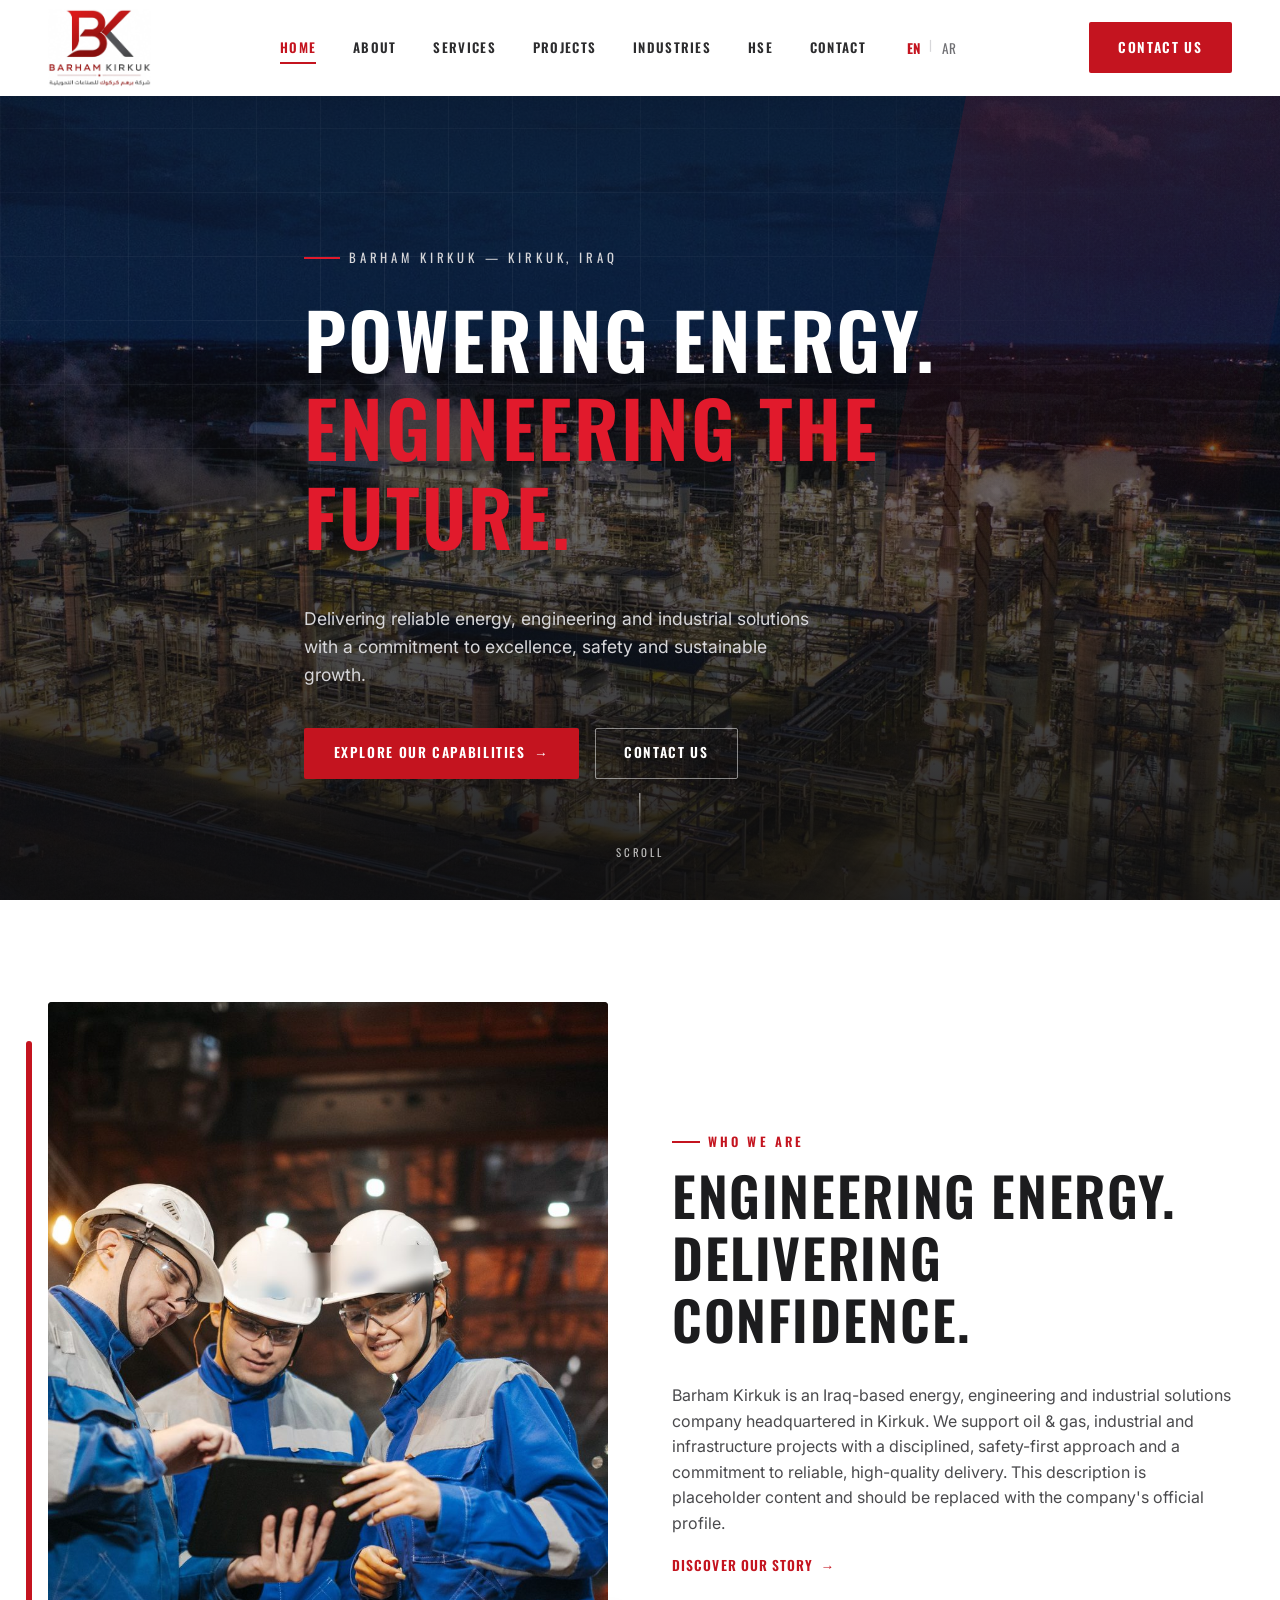
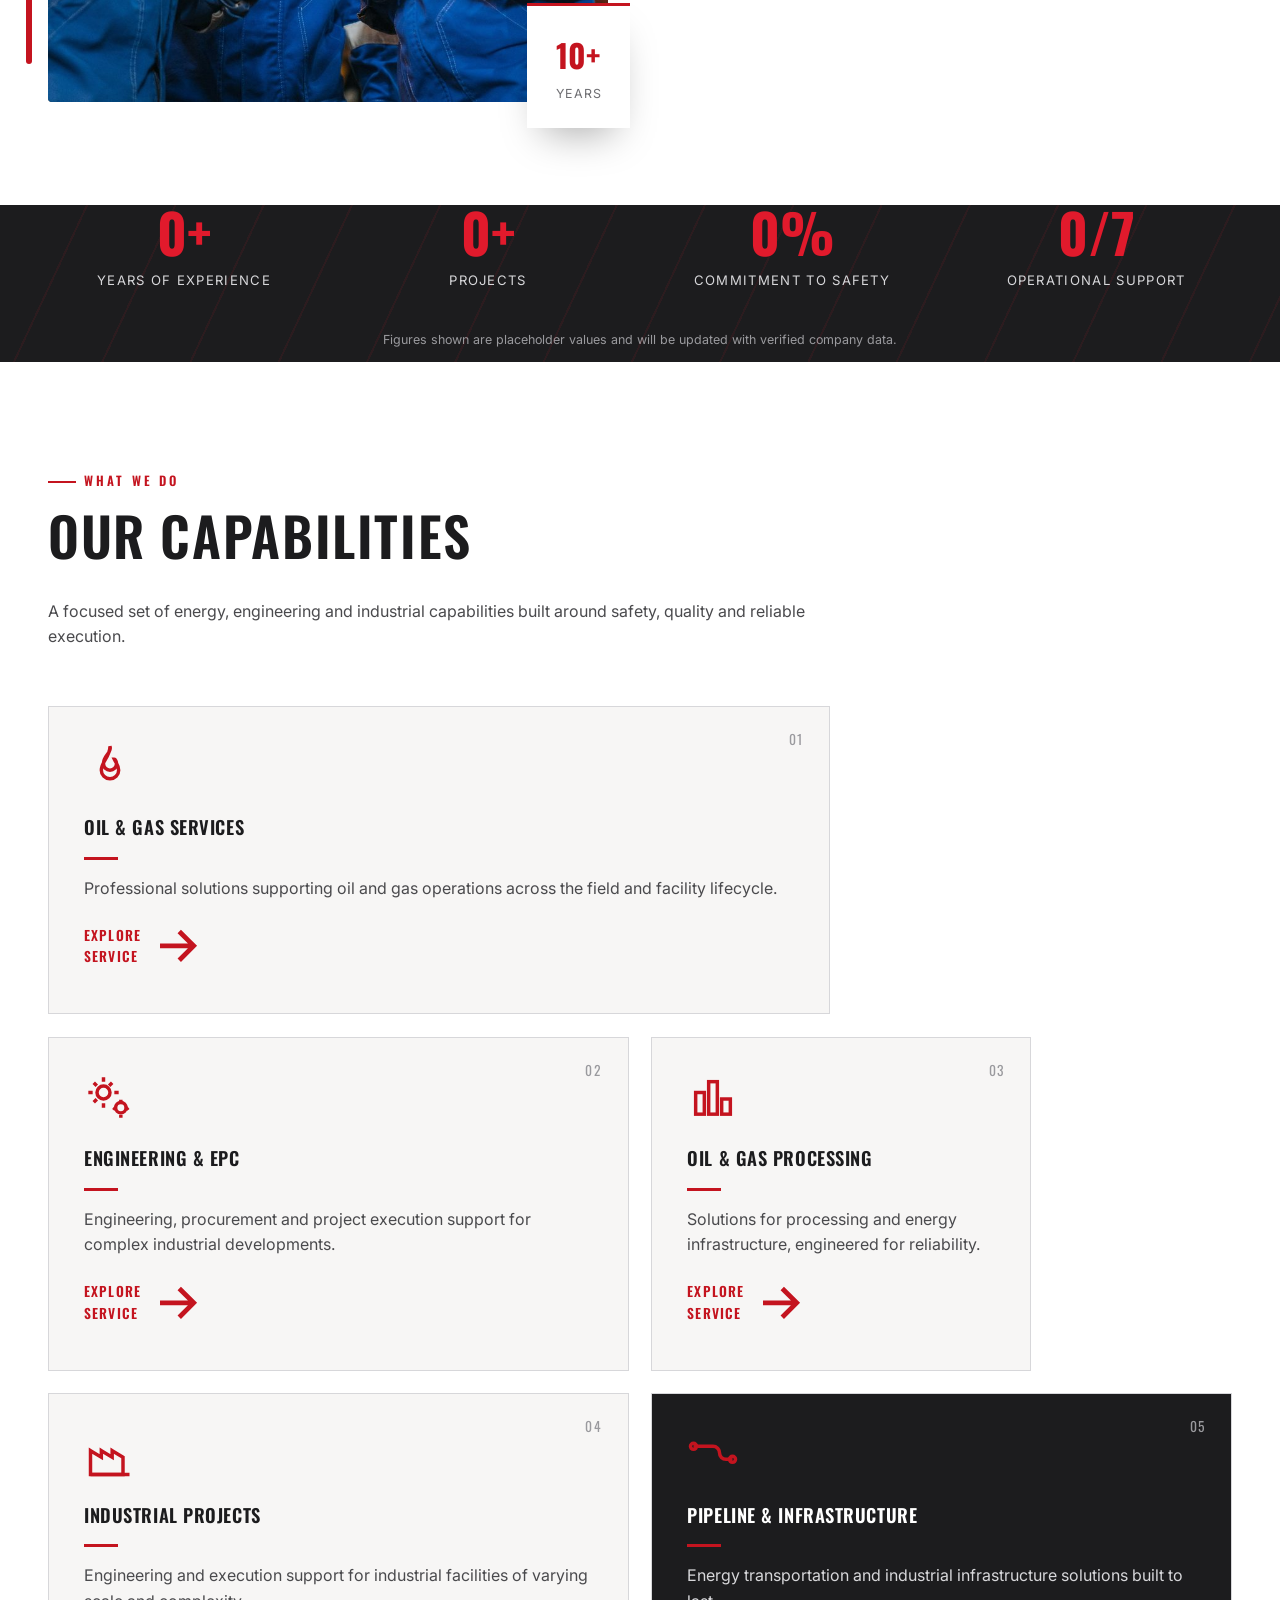
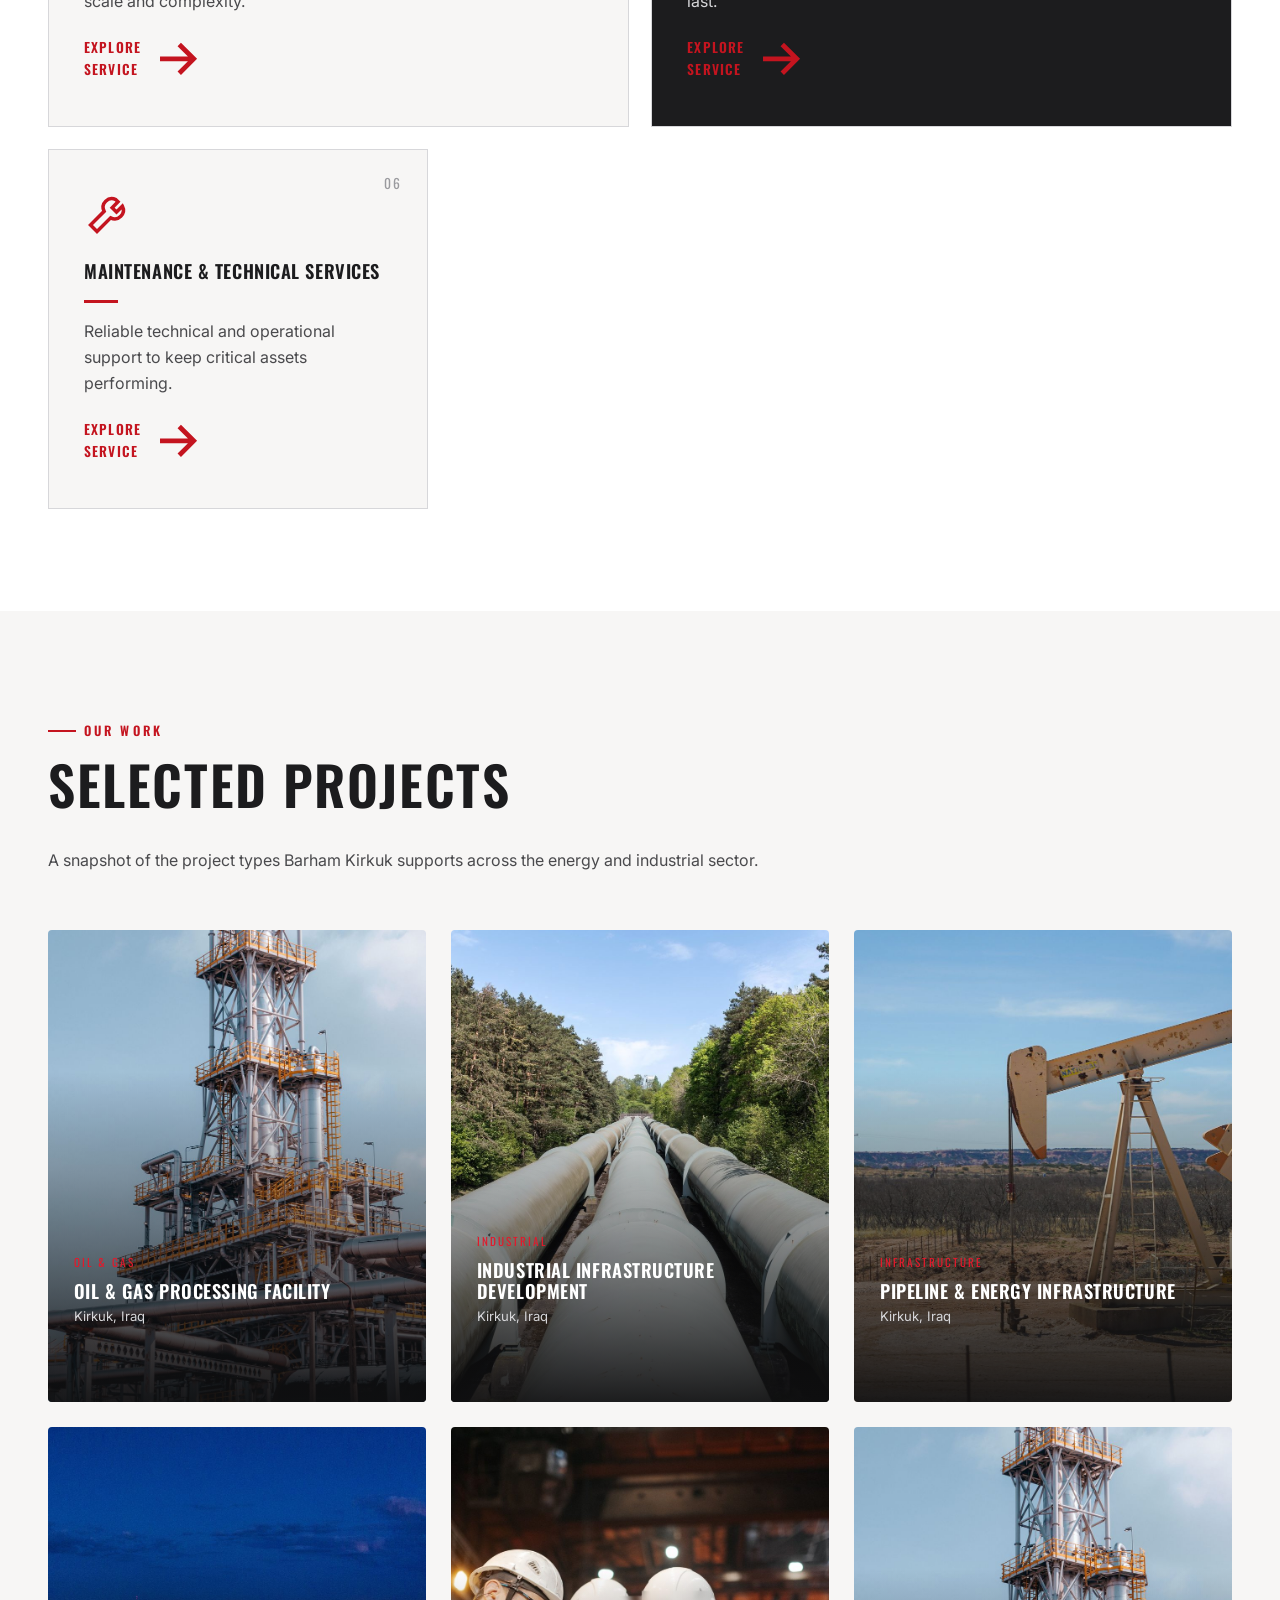
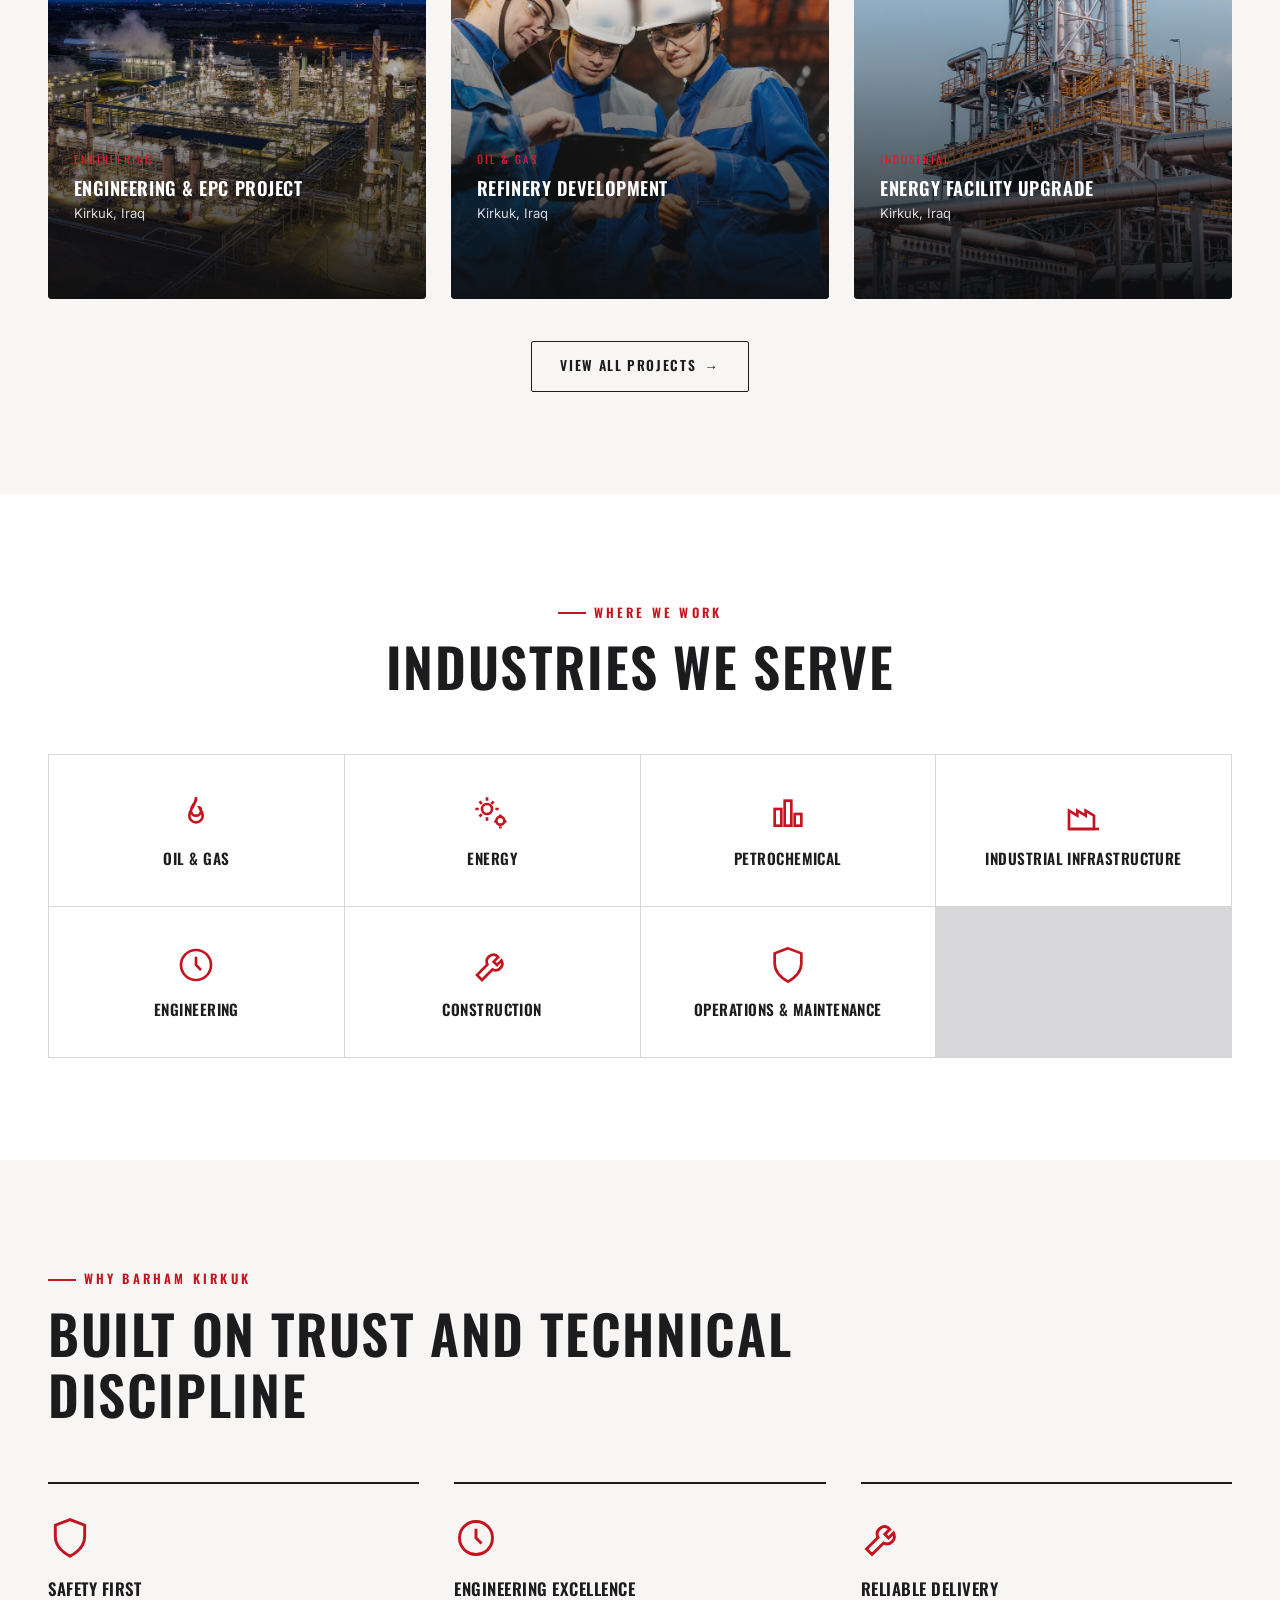
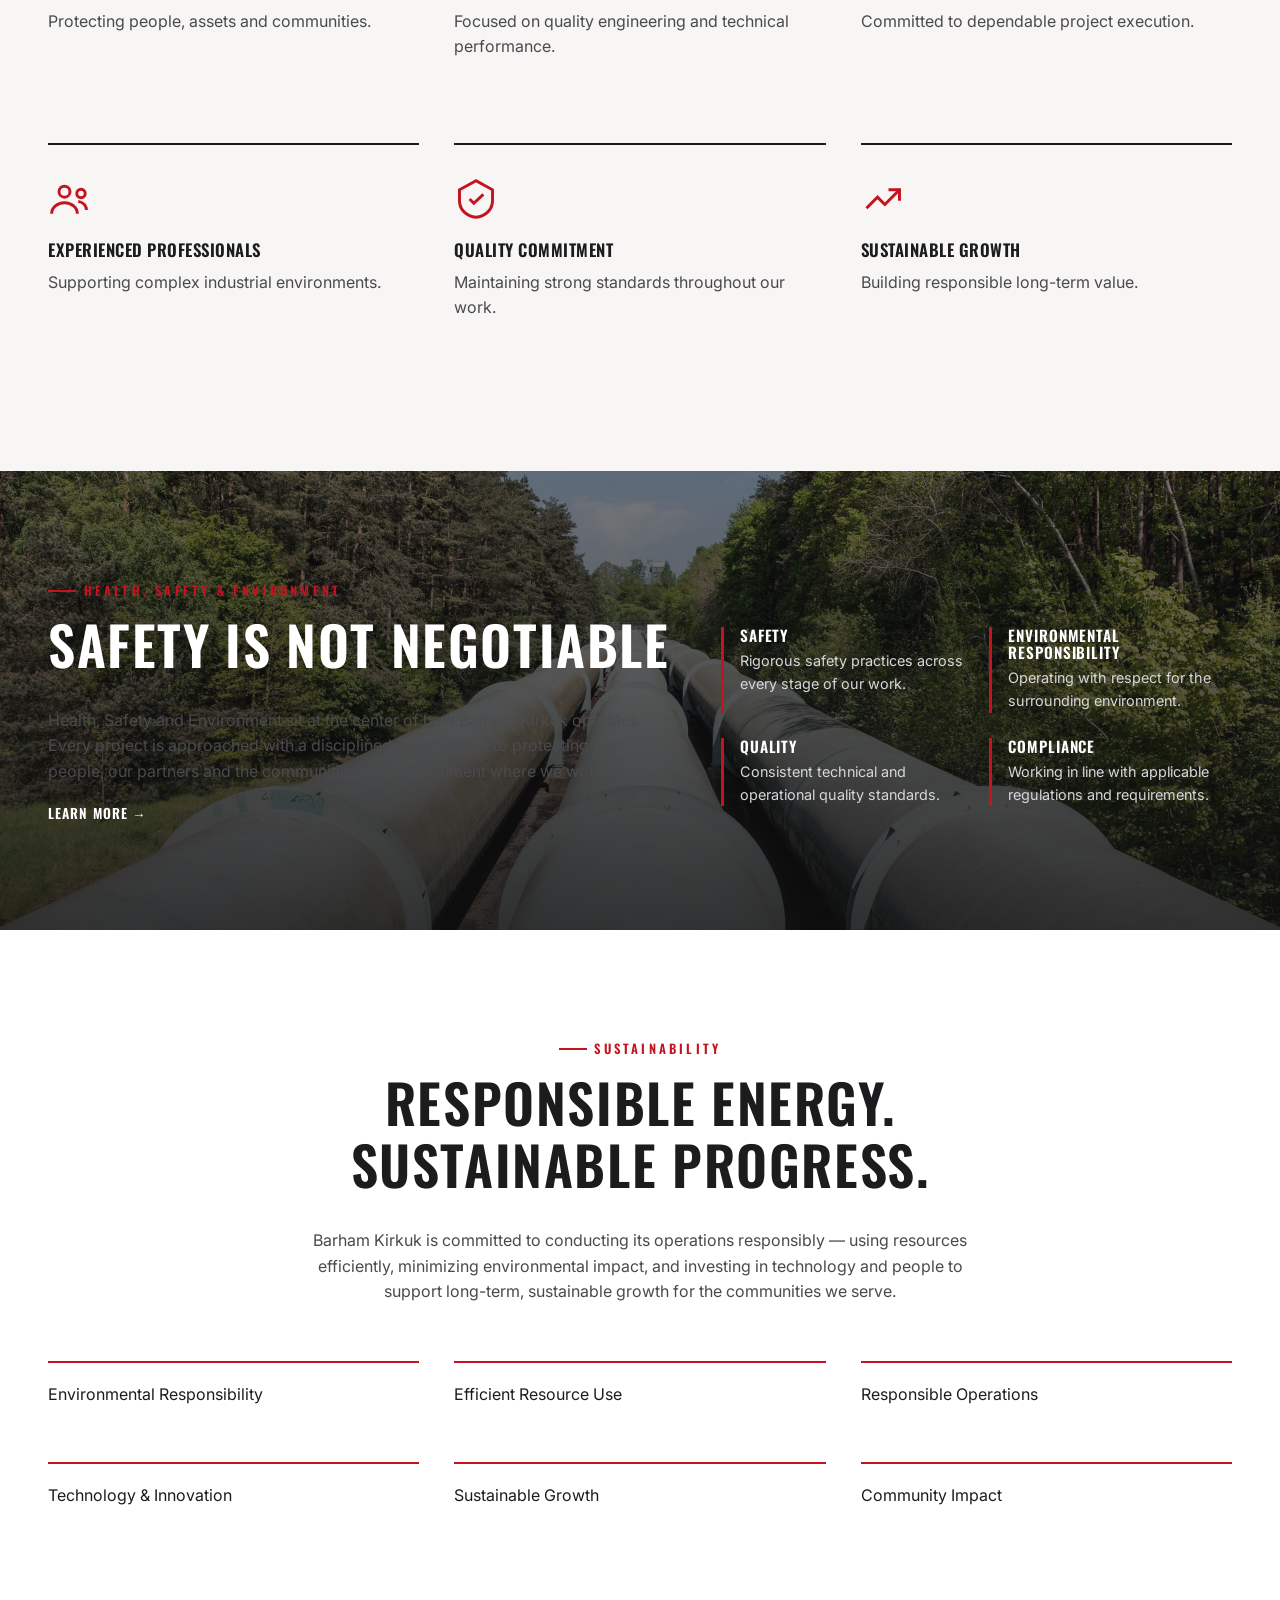
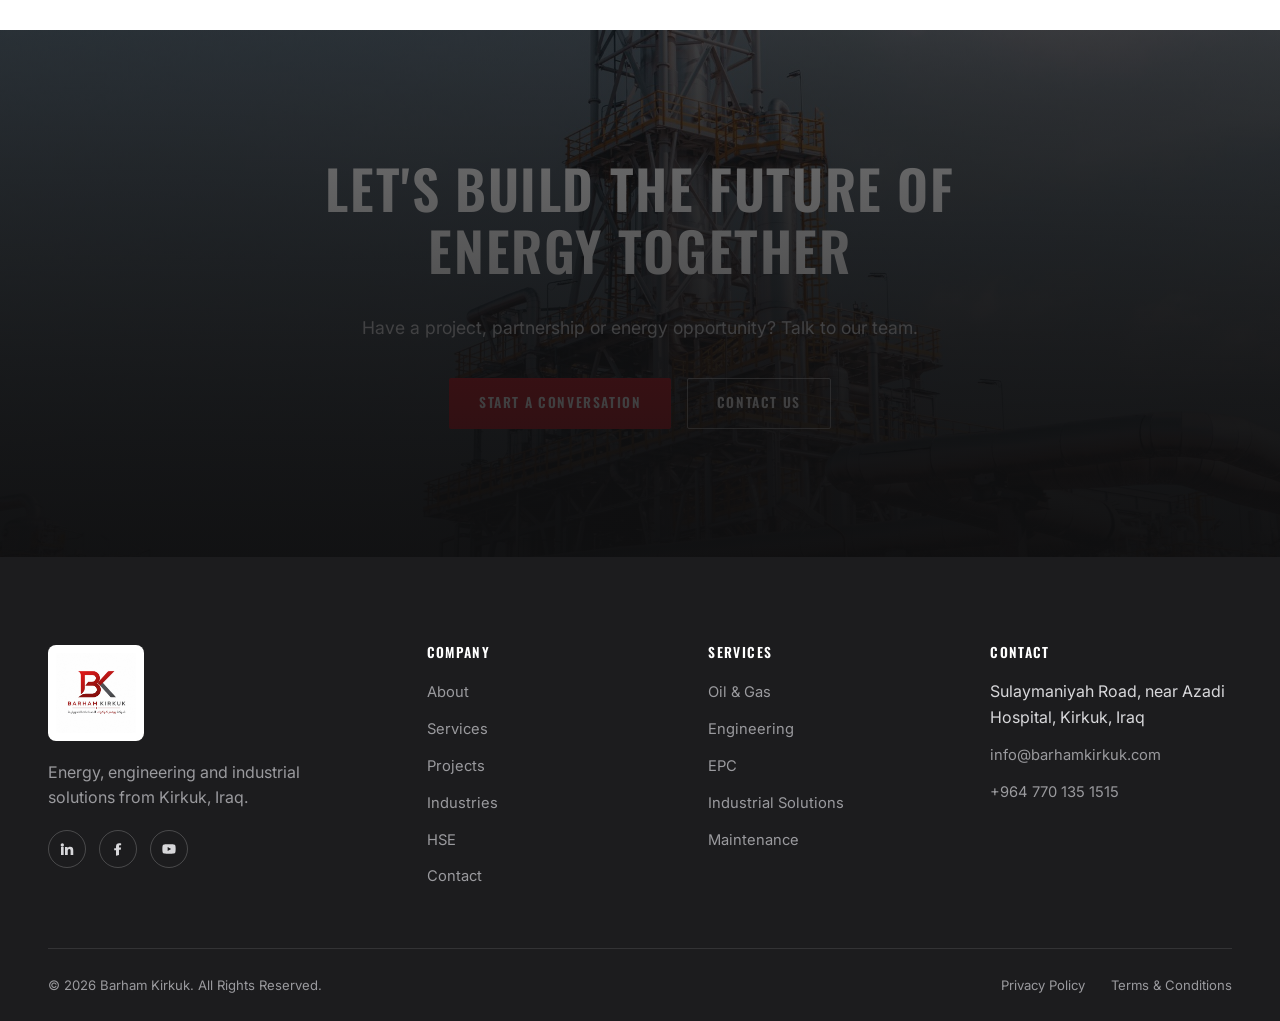
<file: index.html>
<!DOCTYPE html>
<html lang="en" dir="ltr">
<head>
<meta charset="UTF-8">
<meta name="viewport" content="width=device-width, initial-scale=1.0">
<title>Barham Kirkuk | Oil & Gas & Energy Solutions</title>
<meta name="description" content="Barham Kirkuk provides professional oil & gas, energy, engineering and industrial solutions from Kirkuk, Iraq.">
<link rel="canonical" href="https://barhamkirkuk.com/">

<!-- Open Graph -->
<meta property="og:type" content="website">
<meta property="og:title" content="Barham Kirkuk | Oil & Gas & Energy Solutions">
<meta property="og:description" content="Barham Kirkuk provides professional oil & gas, energy, engineering and industrial solutions from Kirkuk, Iraq.">
<meta property="og:url" content="https://barhamkirkuk.com/">
<meta property="og:image" content="https://barhamkirkuk.com/assets/images/og-image.png">
<meta name="twitter:card" content="summary_large_image">
<meta name="twitter:title" content="Barham Kirkuk | Oil & Gas & Energy Solutions">
<meta name="twitter:description" content="Barham Kirkuk provides professional oil & gas, energy, engineering and industrial solutions from Kirkuk, Iraq.">
<meta name="twitter:image" content="https://barhamkirkuk.com/assets/images/og-image.png">

<link rel="icon" href="/assets/images/favicon.ico" sizes="any">
<link rel="apple-touch-icon" href="/assets/images/apple-touch-icon.png">

<link rel="preconnect" href="https://fonts.googleapis.com">
<link rel="preconnect" href="https://fonts.gstatic.com" crossorigin>
<link href="https://fonts.googleapis.com/css2?family=Oswald:wght@500;600;700&family=Inter:wght@400;500;600;700&family=Cairo:wght@500;600;700&display=swap" rel="stylesheet">
<link rel="stylesheet" href="css/styles.css">
</head>
<body>
<a class="skip-link" href="#main">Skip to content</a>

<!-- ============ NAV ============ -->
<header class="nav">
  <div class="container">
    <a href="index.html" class="nav-brand" aria-label="Barham Kirkuk — Home">
      <img src="assets/images/logo-nav.png" alt="Barham Kirkuk official logo" class="logo-img">
    </a>
    <nav class="nav-links" id="nav-links" aria-label="Primary">
      <a href="index.html" aria-current="page" data-i18n="nav.home">Home</a>
      <a href="pages/about.html" data-i18n="nav.about">About</a>
      <a href="pages/services.html" data-i18n="nav.services">Services</a>
      <a href="pages/projects.html" data-i18n="nav.projects">Projects</a>
      <a href="pages/industries.html" data-i18n="nav.industries">Industries</a>
      <a href="pages/hse.html" data-i18n="nav.hse">HSE</a>
      <a href="pages/contact.html" data-i18n="nav.contact">Contact</a>
      <div class="lang-switch" aria-label="Language switch">
        <button data-lang="en" class="active" aria-pressed="true">EN</button><span>|</span><button data-lang="ar" aria-pressed="false">AR</button>
      </div>
    </nav>
    <div class="nav-actions">
      <a href="pages/contact.html" class="btn btn-primary nav-cta" data-i18n="nav.cta">Contact Us</a>
      <button class="nav-toggle" aria-label="Toggle menu" aria-expanded="false" aria-controls="nav-links">
        <span></span><span></span><span></span>
      </button>
    </div>
  </div>
</header>

<main id="main">
  <!-- ============ HERO ============ -->
  <section class="hero">
    <div class="hero-media">
      <img src="assets/images/hero-fallback.jpg" alt="Barham Kirkuk refinery operations at night" loading="eager">
    </div>
    <div class="hero-grid"></div>
    <div class="hero-diagonal"></div>
    <div class="container hero-content">
      <span class="hero-kicker" data-i18n="hero.kicker">Barham Kirkuk — Kirkuk, Iraq</span>
      <h1 class="h-hero"><span data-i18n="hero.headline1">Powering Energy.</span><br><em data-i18n="hero.headline2">Engineering the Future.</em></h1>
      <p class="hero-sub" data-i18n="hero.sub">Delivering reliable energy, engineering and industrial solutions with a commitment to excellence, safety and sustainable growth.</p>
      <div class="hero-ctas">
        <a href="pages/services.html" class="btn btn-primary"><span data-i18n="hero.ctaPrimary">Explore Our Capabilities</span> <span class="btn-arrow">→</span></a>
        <a href="pages/contact.html" class="btn btn-outline" data-i18n="hero.ctaSecondary">Contact Us</a>
      </div>
    </div>
    <div class="scroll-cue"><div class="line"></div><span data-i18n="hero.scroll">Scroll</span></div>
  </section>

  <!-- ============ ABOUT ============ -->
  <section class="section" id="about">
    <div class="container split">
      <div class="split-media reveal">
        <div class="accent-line" aria-hidden="true"></div>
        <div class="frame"><img src="assets/images/photos/about.jpg" alt="Barham Kirkuk engineers reviewing project plans" loading="lazy"></div>
        <div class="stat-tag"><strong>10+</strong><span>Years</span></div>
      </div>
      <div>
        <span class="eyebrow" data-i18n="about.eyebrow">Who We Are</span>
        <h2 class="h-xl" data-i18n="about.headline">Engineering Energy. Delivering Confidence.</h2>
        <p data-i18n="about.body">Placeholder company description.</p>
        <a href="pages/about.html" class="link-arrow"><span data-i18n="about.link">Discover Our Story</span> →</a>
      </div>
    </div>
  </section>

  <!-- ============ STATS ============ -->
  <section class="stats-band">
    <div class="container">
      <div class="stats-grid" id="stats-grid"></div>
      <p style="text-align:center;margin-top:2.4rem;font-size:.78rem;color:var(--gray-400);" data-i18n="statsNote">Figures shown are placeholder values.</p>
    </div>
  </section>

  <!-- ============ SERVICES ============ -->
  <section class="section" id="services">
    <div class="container">
      <div class="section-head reveal">
        <span class="eyebrow" data-i18n="services.eyebrow">What We Do</span>
        <h2 class="h-xl" data-i18n="services.headline">Our Capabilities</h2>
        <p data-i18n="services.sub">Sub copy.</p>
      </div>
      <div class="services-grid" id="services-grid"></div>
    </div>
  </section>

  <!-- ============ PROJECTS ============ -->
  <section class="section section--off" id="projects">
    <div class="container">
      <div class="section-head reveal">
        <span class="eyebrow" data-i18n="projects.eyebrow">Our Work</span>
        <h2 class="h-xl" data-i18n="projects.headline">Selected Projects</h2>
        <p data-i18n="projects.sub">Sub copy.</p>
      </div>
      <div class="projects-grid" id="projects-grid"></div>
      <div style="text-align:center;margin-top:2.6rem;">
        <a href="pages/projects.html" class="btn btn-dark">View All Projects <span class="btn-arrow">→</span></a>
      </div>
    </div>
  </section>

  <!-- ============ INDUSTRIES ============ -->
  <section class="section" id="industries">
    <div class="container">
      <div class="section-head center reveal" style="margin-left:auto;margin-right:auto;">
        <span class="eyebrow" data-i18n="industries.eyebrow">Where We Work</span>
        <h2 class="h-xl" data-i18n="industries.headline">Industries We Serve</h2>
      </div>
      <div class="industry-grid" id="industries-grid"></div>
    </div>
  </section>

  <!-- ============ WHY US ============ -->
  <section class="section section--off" id="why">
    <div class="container">
      <div class="section-head reveal">
        <span class="eyebrow" data-i18n="why.eyebrow">Why Barham Kirkuk</span>
        <h2 class="h-xl" data-i18n="why.headline">Built on Trust and Technical Discipline</h2>
      </div>
      <div class="why-grid" id="why-grid"></div>
    </div>
  </section>

  <!-- ============ HSE ============ -->
  <section class="section hse-section" id="hse">
    <div class="photo-bg"><img src="assets/images/photos/hse-bg.jpg" alt="Pipeline safety and environmental monitoring" loading="lazy"><div class="photo-overlay-dark"></div></div>
    <div class="container hse-inner">
      <div>
        <span class="eyebrow" data-i18n="hse.eyebrow">Health, Safety &amp; Environment</span>
        <h2 class="h-xl" data-i18n="hse.headline">Safety Is Not Negotiable</h2>
        <p data-i18n="hse.body">HSE body copy.</p>
        <a href="pages/hse.html" class="link-arrow" style="color:#fff;">Learn More →</a>
      </div>
      <div class="hse-list" id="hse-list"></div>
    </div>
  </section>

  <!-- ============ SUSTAINABILITY ============ -->
  <section class="section" id="sustainability">
    <div class="container">
      <div class="section-head center reveal" style="margin-left:auto;margin-right:auto;">
        <span class="eyebrow" data-i18n="sustainability.eyebrow">Sustainability</span>
        <h2 class="h-xl"><span data-i18n="sustainability.headline1">Responsible Energy.</span> <span data-i18n="sustainability.headline2">Sustainable Progress.</span></h2>
        <p data-i18n="sustainability.body" style="max-width:70ch;margin:0 auto;">Sustainability body copy.</p>
      </div>
      <ul class="why-grid" id="sustainability-list" style="list-style:none;padding:0;"></ul>
    </div>
  </section>

  <!-- ============ CTA ============ -->
  <section class="cta-band">
    <div class="photo-bg"><img src="assets/images/photos/cta-bg.jpg" alt="Industrial refinery infrastructure" loading="lazy"><div class="photo-overlay-dark"></div></div>
    <div class="container inner">
      <h2 class="h-xl" data-i18n="cta.headline">Let's Build the Future of Energy Together</h2>
      <p data-i18n="cta.body">CTA body copy.</p>
      <div class="ctas">
        <a href="pages/contact.html" class="btn btn-primary" data-i18n="cta.primary">Start a Conversation</a>
        <a href="pages/contact.html" class="btn btn-outline" data-i18n="cta.secondary">Contact Us</a>
      </div>
    </div>
  </section>
</main>

<!-- ============ FOOTER ============ -->
<footer class="footer">
  <div class="container">
    <div class="footer-top">
      <div class="footer-brand">
        <img src="assets/images/logo-full.jpg" alt="Barham Kirkuk official logo" class="footer-logo-img">
        <p data-i18n="footer.tagline">Energy, engineering and industrial solutions from Kirkuk, Iraq.</p>
        <div class="footer-social">
          <a href="#" data-social-linkedin aria-label="LinkedIn"></a>
          <a href="#" data-social-facebook aria-label="Facebook"></a>
          <a href="#" data-social-youtube aria-label="YouTube"></a>
        </div>
      </div>
      <div class="footer-col">
        <h4 data-i18n="footer.companyTitle">Company</h4>
        <ul>
          <li><a href="pages/about.html" data-i18n="nav.about">About</a></li>
          <li><a href="pages/services.html" data-i18n="nav.services">Services</a></li>
          <li><a href="pages/projects.html" data-i18n="nav.projects">Projects</a></li>
          <li><a href="pages/industries.html" data-i18n="nav.industries">Industries</a></li>
          <li><a href="pages/hse.html" data-i18n="nav.hse">HSE</a></li>
          <li><a href="pages/contact.html" data-i18n="nav.contact">Contact</a></li>
        </ul>
      </div>
      <div class="footer-col">
        <h4 data-i18n="footer.servicesTitle">Services</h4>
        <ul id="footer-services-list"></ul>
      </div>
      <div class="footer-col">
        <h4 data-i18n="footer.contactTitle">Contact</h4>
        <ul>
          <li data-company-location>Kirkuk, Iraq</li>
          <li><a href="mailto:info@barhamkirkuk.com" data-company-email>info@barhamkirkuk.com</a></li>
          <li><a href="tel:+964" data-company-phone>+964 770 135 1515</a></li>
        </ul>
      </div>
    </div>
    <div class="footer-bottom">
      <span data-i18n="footer.rights">© 2026 Barham Kirkuk. All Rights Reserved.</span>
      <div class="legal">
        <a href="pages/privacy.html" data-i18n="footer.privacy">Privacy Policy</a>
        <a href="pages/terms.html" data-i18n="footer.terms">Terms &amp; Conditions</a>
      </div>
    </div>
  </div>
</footer>

<script src="data/site-data.js"></script>
<script src="js/main.js"></script>
</body>
</html>
</file>
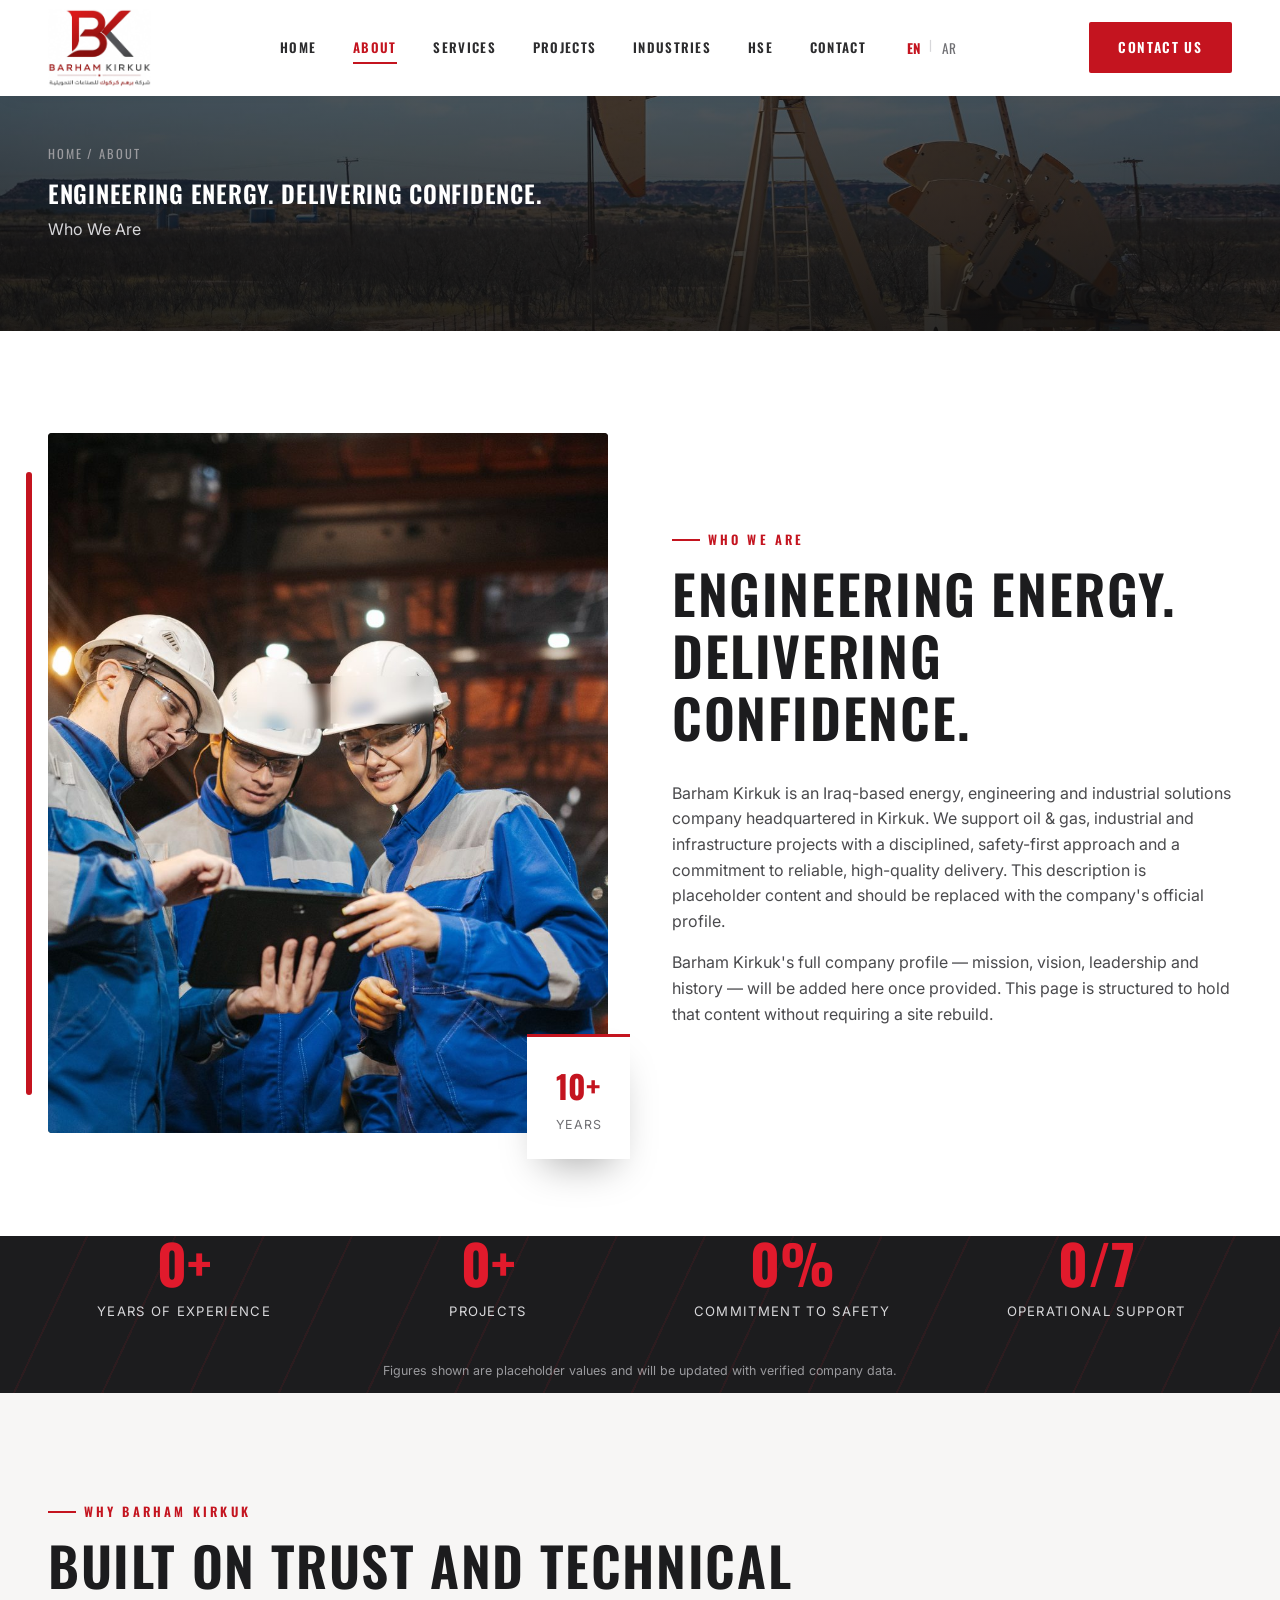
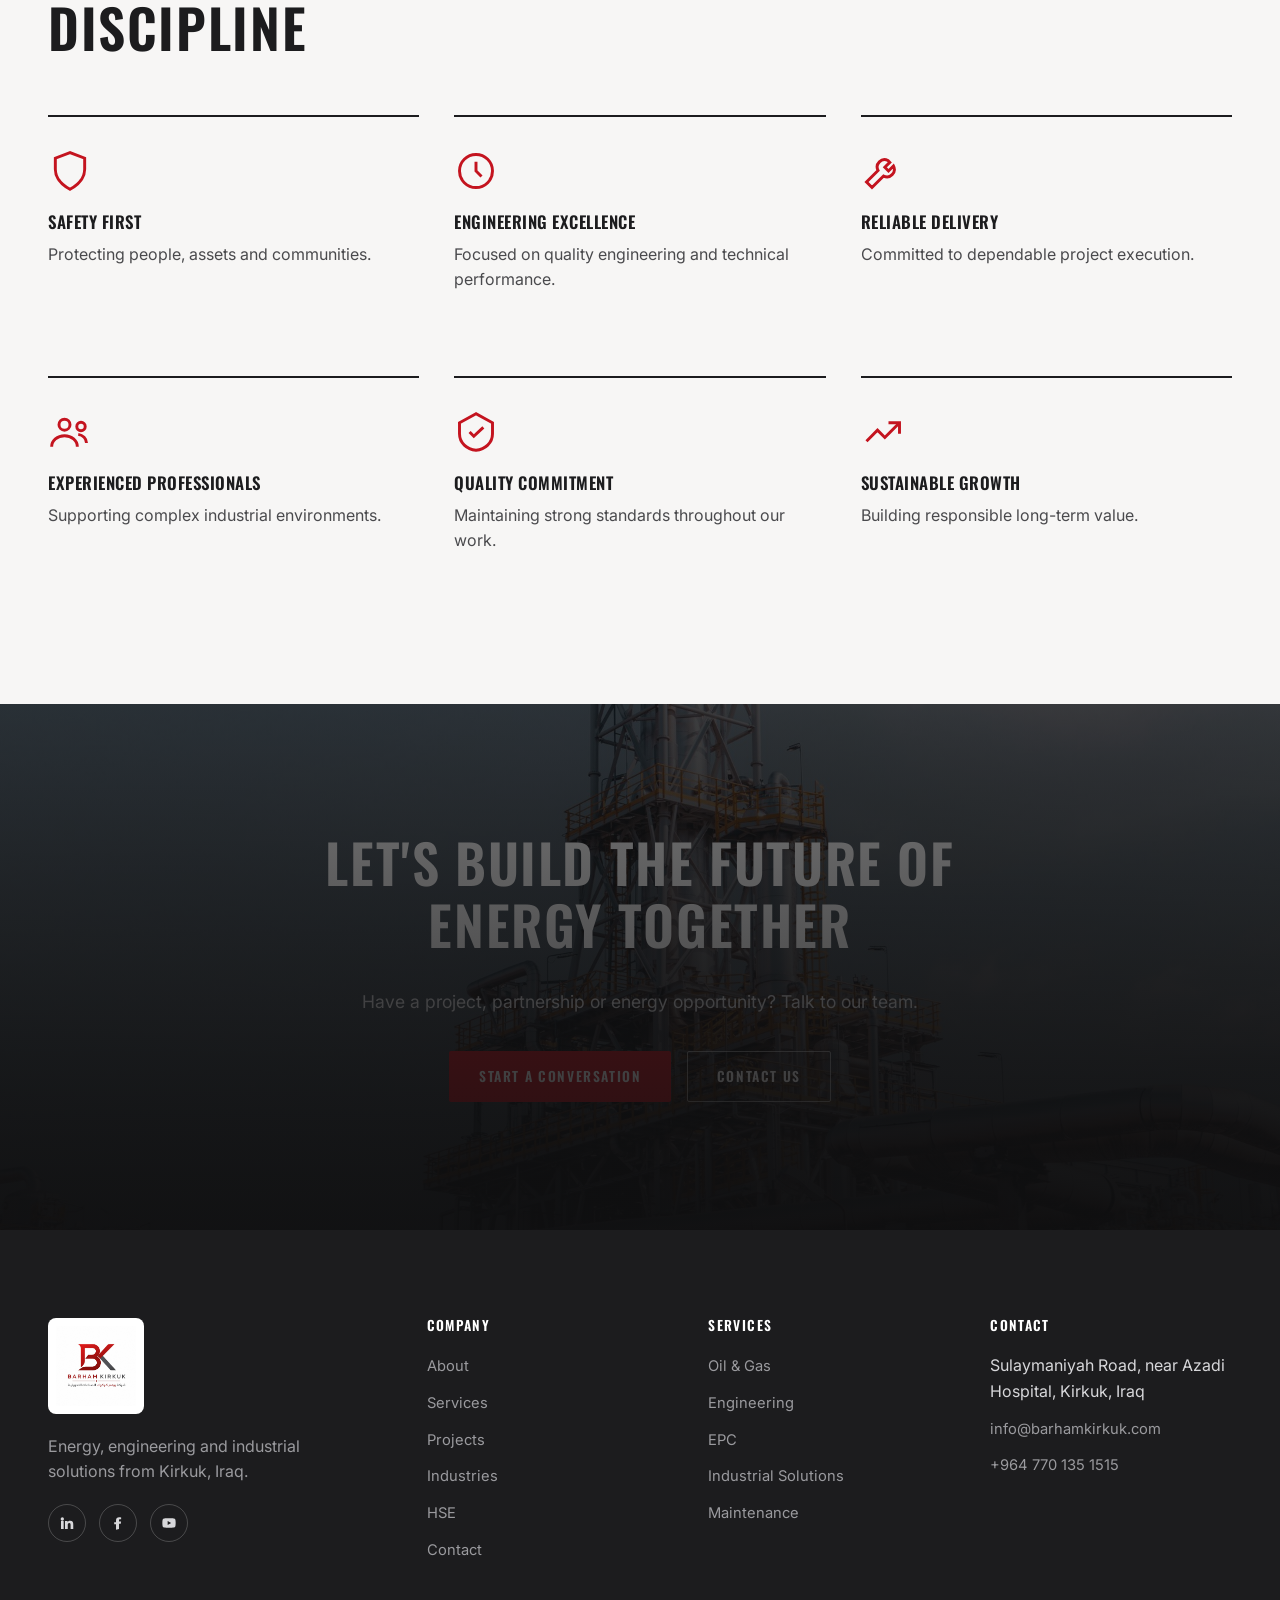
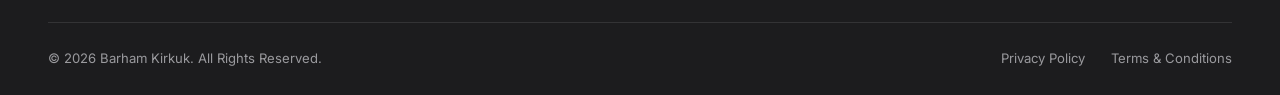
<file: pages/about.html>
<!DOCTYPE html>
<html lang="en" dir="ltr">
<head>
<meta charset="UTF-8">
<meta name="viewport" content="width=device-width, initial-scale=1.0">
<title>About Us | Barham Kirkuk</title>
<meta name="description" content="Learn about Barham Kirkuk, an energy, engineering and industrial solutions company based in Kirkuk, Iraq.">
<link rel="canonical" href="https://barhamkirkuk.com/pages/about.html">
<meta property="og:type" content="website">
<meta property="og:title" content="About Us | Barham Kirkuk">
<meta property="og:description" content="Learn about Barham Kirkuk, an energy, engineering and industrial solutions company based in Kirkuk, Iraq.">
<meta property="og:image" content="https://barhamkirkuk.com/assets/images/og-image.png">
<meta name="twitter:card" content="summary_large_image">
<link rel="icon" href="../assets/images/favicon.ico" sizes="any">
<link rel="apple-touch-icon" href="../assets/images/apple-touch-icon.png">
<link rel="preconnect" href="https://fonts.googleapis.com">
<link rel="preconnect" href="https://fonts.gstatic.com" crossorigin>
<link href="https://fonts.googleapis.com/css2?family=Oswald:wght@500;600;700&family=Inter:wght@400;500;600;700&family=Cairo:wght@500;600;700&display=swap" rel="stylesheet">
<link rel="stylesheet" href="../css/styles.css">
</head>
<body>
<a class="skip-link" href="#main">Skip to content</a>

<header class="nav">
  <div class="container">
    <a href="../index.html" class="nav-brand" aria-label="Barham Kirkuk — Home">
      <img src="../assets/images/logo-nav.png" alt="Barham Kirkuk official logo" class="logo-img">
    </a>
    <nav class="nav-links" id="nav-links" aria-label="Primary">
      <a href="../index.html" data-i18n="nav.home">Home</a>
      <a href="about.html" aria-current="page" data-i18n="nav.about">About</a>
      <a href="services.html" data-i18n="nav.services">Services</a>
      <a href="projects.html" data-i18n="nav.projects">Projects</a>
      <a href="industries.html" data-i18n="nav.industries">Industries</a>
      <a href="hse.html" data-i18n="nav.hse">HSE</a>
      <a href="contact.html" data-i18n="nav.contact">Contact</a>
      <div class="lang-switch" aria-label="Language switch">
        <button data-lang="en" class="active" aria-pressed="true">EN</button><span>|</span><button data-lang="ar" aria-pressed="false">AR</button>
      </div>
    </nav>
    <div class="nav-actions">
      <a href="contact.html" class="btn btn-primary nav-cta" data-i18n="nav.cta">Contact Us</a>
      <button class="nav-toggle" aria-label="Toggle menu" aria-expanded="false" aria-controls="nav-links"><span></span><span></span><span></span></button>
    </div>
  </div>
</header>

<main id="main">
  <section class="page-hero">
    <div class="photo-bg"><img src="../assets/images/photos/page-hero-bg.jpg" alt="Oil and gas field operations in Iraq" loading="lazy"><div class="photo-overlay-dark"></div></div>
    <div class="container inner">
      <div class="crumb"><a href="../index.html" data-i18n="breadcrumbHome">Home</a> / <span data-i18n="nav.about">About</span></div>
      <h1 data-i18n="about.headline">Engineering Energy. Delivering Confidence.</h1>
      <p data-i18n="about.eyebrow">Who We Are</p>
    </div>
  </section>

  <section class="section">
    <div class="container split">
      <div class="split-media reveal">
        <div class="accent-line" aria-hidden="true"></div>
        <div class="frame"><img src="../assets/images/photos/about.jpg" alt="Barham Kirkuk engineers reviewing project plans" loading="lazy"></div>
        <div class="stat-tag"><strong>10+</strong><span>Years</span></div>
      </div>
      <div>
        <span class="eyebrow" data-i18n="about.eyebrow">Who We Are</span>
        <h2 class="h-xl" data-i18n="about.headline">Engineering Energy. Delivering Confidence.</h2>
        <p data-i18n="about.body">Placeholder company description.</p>
        <!-- EDIT COMPANY HISTORY / MISSION / VISION CONTENT HERE -->
        <p>Barham Kirkuk's full company profile — mission, vision, leadership and history — will be added here once provided. This page is structured to hold that content without requiring a site rebuild.</p>
      </div>
    </div>
  </section>

  <section class="stats-band">
    <div class="container">
      <div class="stats-grid" id="stats-grid"></div>
      <p style="text-align:center;margin-top:2.4rem;font-size:.78rem;color:var(--gray-400);" data-i18n="statsNote">Placeholder values.</p>
    </div>
  </section>

  <section class="section section--off">
    <div class="container">
      <div class="section-head reveal">
        <span class="eyebrow" data-i18n="why.eyebrow">Why Barham Kirkuk</span>
        <h2 class="h-xl" data-i18n="why.headline">Built on Trust and Technical Discipline</h2>
      </div>
      <div class="why-grid" id="why-grid"></div>
    </div>
  </section>

  <section class="cta-band">
    <div class="photo-bg"><img src="../assets/images/photos/cta-bg.jpg" alt="Industrial refinery infrastructure" loading="lazy"><div class="photo-overlay-dark"></div></div>
    <div class="container inner">
      <h2 class="h-xl" data-i18n="cta.headline">Let's Build the Future of Energy Together</h2>
      <p data-i18n="cta.body">CTA body copy.</p>
      <div class="ctas">
        <a href="contact.html" class="btn btn-primary" data-i18n="cta.primary">Start a Conversation</a>
        <a href="contact.html" class="btn btn-outline" data-i18n="cta.secondary">Contact Us</a>
      </div>
    </div>
  </section>
</main>

<footer class="footer">
  <div class="container">
    <div class="footer-top">
      <div class="footer-brand">
        <img src="../assets/images/logo-full.jpg" alt="Barham Kirkuk official logo" class="footer-logo-img">
        <p data-i18n="footer.tagline">Energy, engineering and industrial solutions from Kirkuk, Iraq.</p>
        <div class="footer-social">
          <a href="#" data-social-linkedin aria-label="LinkedIn"></a>
          <a href="#" data-social-facebook aria-label="Facebook"></a>
          <a href="#" data-social-youtube aria-label="YouTube"></a>
        </div>
      </div>
      <div class="footer-col">
        <h4 data-i18n="footer.companyTitle">Company</h4>
        <ul>
          <li><a href="about.html" data-i18n="nav.about">About</a></li>
          <li><a href="services.html" data-i18n="nav.services">Services</a></li>
          <li><a href="projects.html" data-i18n="nav.projects">Projects</a></li>
          <li><a href="industries.html" data-i18n="nav.industries">Industries</a></li>
          <li><a href="hse.html" data-i18n="nav.hse">HSE</a></li>
          <li><a href="contact.html" data-i18n="nav.contact">Contact</a></li>
        </ul>
      </div>
      <div class="footer-col">
        <h4 data-i18n="footer.servicesTitle">Services</h4>
        <ul id="footer-services-list"></ul>
      </div>
      <div class="footer-col">
        <h4 data-i18n="footer.contactTitle">Contact</h4>
        <ul>
          <li data-company-location>Kirkuk, Iraq</li>
          <li><a href="mailto:info@barhamkirkuk.com" data-company-email>info@barhamkirkuk.com</a></li>
          <li><a href="tel:+964" data-company-phone>+964 770 135 1515</a></li>
        </ul>
      </div>
    </div>
    <div class="footer-bottom">
      <span data-i18n="footer.rights">© 2026 Barham Kirkuk. All Rights Reserved.</span>
      <div class="legal">
        <a href="privacy.html" data-i18n="footer.privacy">Privacy Policy</a>
        <a href="terms.html" data-i18n="footer.terms">Terms &amp; Conditions</a>
      </div>
    </div>
  </div>
</footer>

<script src="../data/site-data.js"></script>
<script src="../js/main.js"></script>
</body>
</html>
</file>
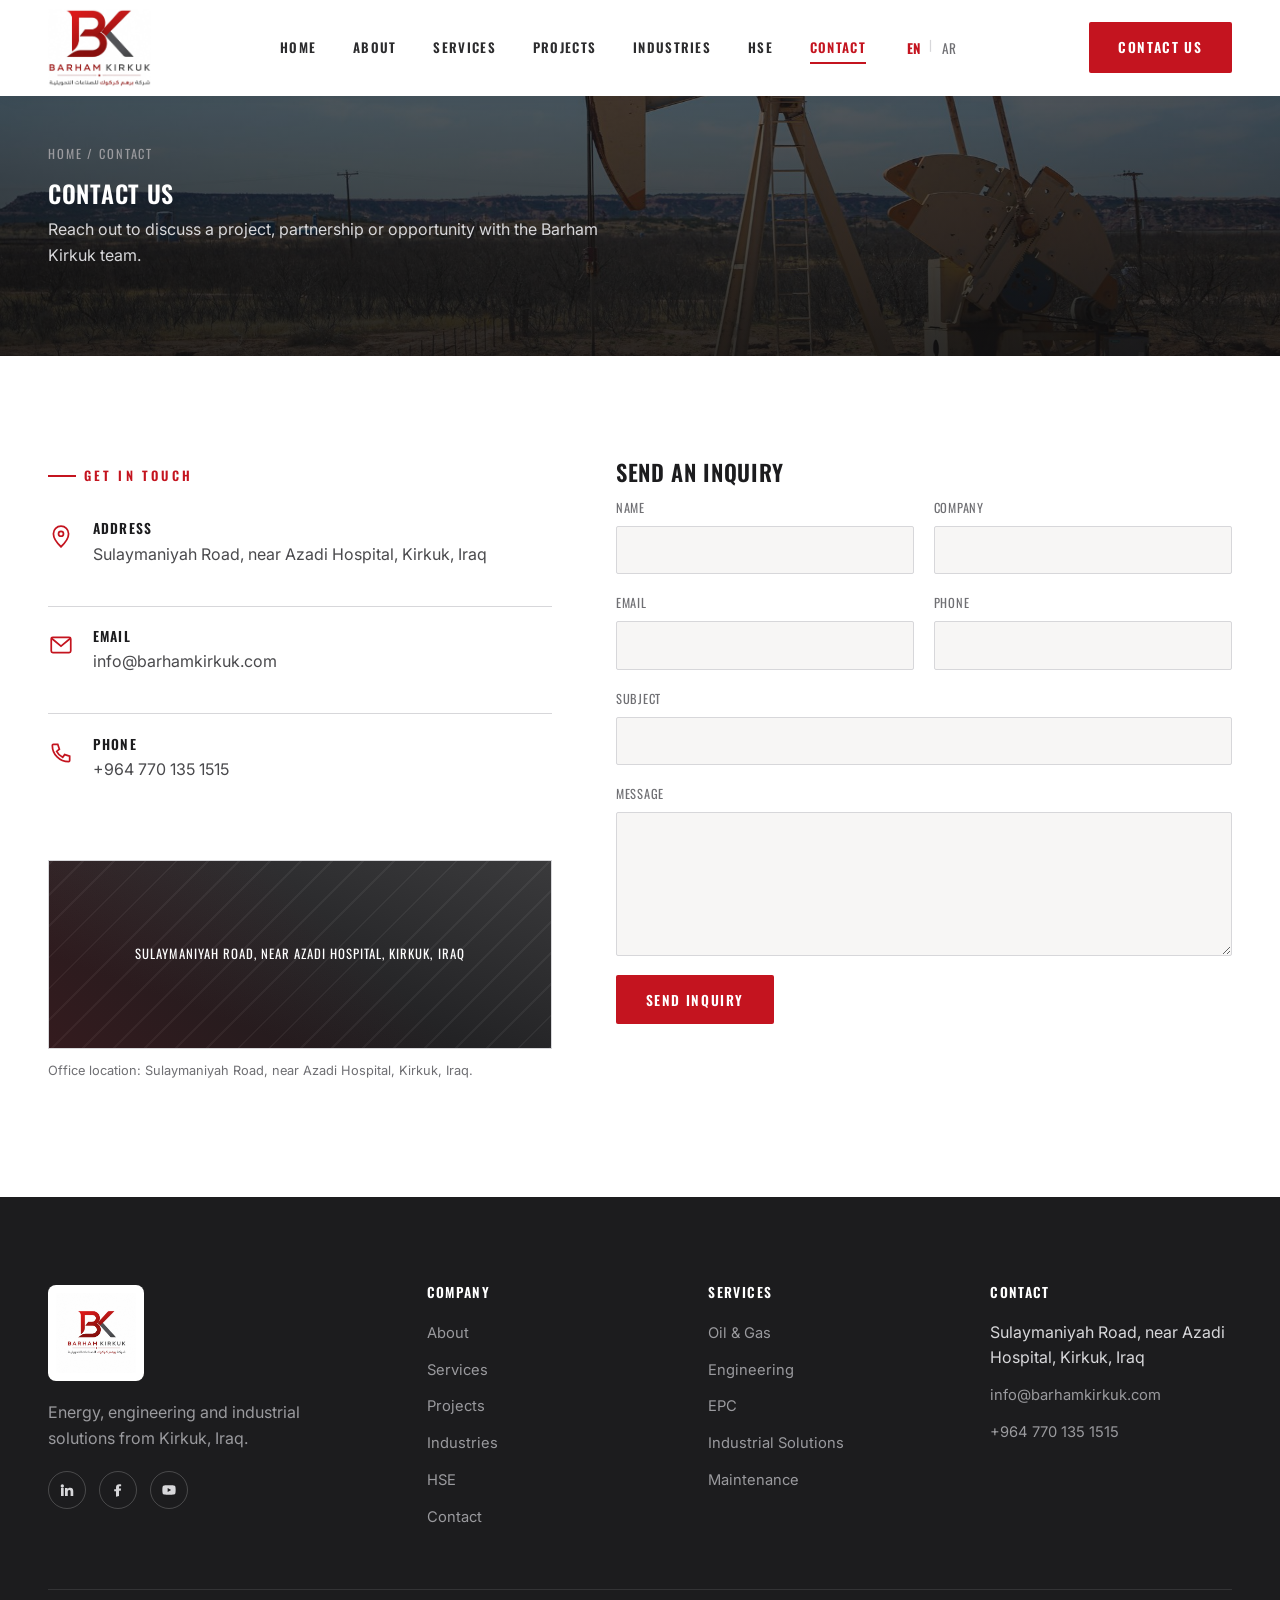
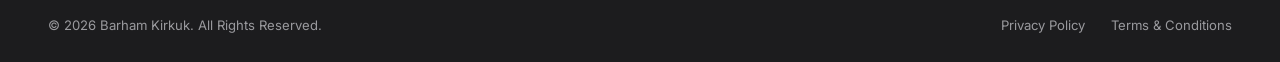
<file: pages/contact.html>
<!DOCTYPE html>
<html lang="en" dir="ltr">
<head>
<meta charset="UTF-8">
<meta name="viewport" content="width=device-width, initial-scale=1.0">
<title>Contact Us | Barham Kirkuk</title>
<meta name="description" content="Contact Barham Kirkuk in Kirkuk, Iraq to discuss a project, partnership or energy opportunity.">
<link rel="canonical" href="https://barhamkirkuk.com/pages/contact.html">
<meta property="og:type" content="website">
<meta property="og:title" content="Contact Us | Barham Kirkuk">
<meta property="og:description" content="Contact Barham Kirkuk in Kirkuk, Iraq to discuss a project, partnership or energy opportunity.">
<meta property="og:image" content="https://barhamkirkuk.com/assets/images/og-image.png">
<meta name="twitter:card" content="summary_large_image">
<link rel="icon" href="../assets/images/favicon.ico" sizes="any">
<link rel="apple-touch-icon" href="../assets/images/apple-touch-icon.png">
<link rel="preconnect" href="https://fonts.googleapis.com">
<link rel="preconnect" href="https://fonts.gstatic.com" crossorigin>
<link href="https://fonts.googleapis.com/css2?family=Oswald:wght@500;600;700&family=Inter:wght@400;500;600;700&family=Cairo:wght@500;600;700&display=swap" rel="stylesheet">
<link rel="stylesheet" href="../css/styles.css">
</head>
<body>
<a class="skip-link" href="#main">Skip to content</a>

<header class="nav">
  <div class="container">
    <a href="../index.html" class="nav-brand" aria-label="Barham Kirkuk — Home">
      <img src="../assets/images/logo-nav.png" alt="Barham Kirkuk official logo" class="logo-img">
    </a>
    <nav class="nav-links" id="nav-links" aria-label="Primary">
      <a href="../index.html" data-i18n="nav.home">Home</a>
      <a href="about.html" data-i18n="nav.about">About</a>
      <a href="services.html" data-i18n="nav.services">Services</a>
      <a href="projects.html" data-i18n="nav.projects">Projects</a>
      <a href="industries.html" data-i18n="nav.industries">Industries</a>
      <a href="hse.html" data-i18n="nav.hse">HSE</a>
      <a href="contact.html" aria-current="page" data-i18n="nav.contact">Contact</a>
      <div class="lang-switch" aria-label="Language switch">
        <button data-lang="en" class="active" aria-pressed="true">EN</button><span>|</span><button data-lang="ar" aria-pressed="false">AR</button>
      </div>
    </nav>
    <div class="nav-actions">
      <a href="contact.html" class="btn btn-primary nav-cta" data-i18n="nav.cta">Contact Us</a>
      <button class="nav-toggle" aria-label="Toggle menu" aria-expanded="false" aria-controls="nav-links"><span></span><span></span><span></span></button>
    </div>
  </div>
</header>

<main id="main">
  <section class="page-hero">
    <div class="photo-bg"><img src="../assets/images/photos/page-hero-bg.jpg" alt="Oil and gas field operations in Iraq" loading="lazy"><div class="photo-overlay-dark"></div></div>
    <div class="container inner">
      <div class="crumb"><a href="../index.html" data-i18n="breadcrumbHome">Home</a> / <span data-i18n="nav.contact">Contact</span></div>
      <h1 data-i18n="contact.headline">Contact Us</h1>
      <p data-i18n="contact.sub">Reach out to discuss a project.</p>
    </div>
  </section>

  <section class="section">
    <div class="container contact-grid">
      <div class="contact-info">
        <span class="eyebrow" data-i18n="contact.eyebrow">Get In Touch</span>
        <div id="contact-info-list"></div>
        <div class="map-frame">
          <div class="industrial-pattern alt" style="width:100%;height:100%;display:flex;align-items:center;justify-content:center;text-align:center;padding:1rem;color:#fff;font-family:var(--font-head);letter-spacing:.08em;text-transform:uppercase;font-size:.8rem;" data-company-location>
            Kirkuk, Iraq
          </div>
        </div>
        <p style="font-size:.8rem;color:var(--gray-600);margin-top:.8rem;" data-i18n="contact.mapNote">Map note.</p>
      </div>

      <div>
        <h2 style="font-size:1.4rem;" data-i18n="contact.formTitle">Send an Inquiry</h2>
        <form class="contact-form" id="contact-form">
          <div class="field"><label data-i18n="contact.fields.name">Name</label><input type="text" name="name" required></div>
          <div class="field"><label data-i18n="contact.fields.company">Company</label><input type="text" name="company"></div>
          <div class="field"><label data-i18n="contact.fields.email">Email</label><input type="email" name="email" required></div>
          <div class="field"><label data-i18n="contact.fields.phone">Phone</label><input type="tel" name="phone"></div>
          <div class="field full"><label data-i18n="contact.fields.subject">Subject</label><input type="text" name="subject"></div>
          <div class="field full"><label data-i18n="contact.fields.message">Message</label><textarea name="message" rows="6" required></textarea></div>
          <!-- EDIT: swap mailto handling in js/main.js for a hosted form endpoint (e.g. Formspree) when available -->
          <button type="submit" class="btn btn-primary" data-i18n="contact.submit">Send Inquiry</button>
        </form>
      </div>
    </div>
  </section>
</main>

<footer class="footer">
  <div class="container">
    <div class="footer-top">
      <div class="footer-brand">
        <img src="../assets/images/logo-full.jpg" alt="Barham Kirkuk official logo" class="footer-logo-img">
        <p data-i18n="footer.tagline">Energy, engineering and industrial solutions from Kirkuk, Iraq.</p>
        <div class="footer-social">
          <a href="#" data-social-linkedin aria-label="LinkedIn"></a>
          <a href="#" data-social-facebook aria-label="Facebook"></a>
          <a href="#" data-social-youtube aria-label="YouTube"></a>
        </div>
      </div>
      <div class="footer-col">
        <h4 data-i18n="footer.companyTitle">Company</h4>
        <ul>
          <li><a href="about.html" data-i18n="nav.about">About</a></li>
          <li><a href="services.html" data-i18n="nav.services">Services</a></li>
          <li><a href="projects.html" data-i18n="nav.projects">Projects</a></li>
          <li><a href="industries.html" data-i18n="nav.industries">Industries</a></li>
          <li><a href="hse.html" data-i18n="nav.hse">HSE</a></li>
          <li><a href="contact.html" data-i18n="nav.contact">Contact</a></li>
        </ul>
      </div>
      <div class="footer-col">
        <h4 data-i18n="footer.servicesTitle">Services</h4>
        <ul id="footer-services-list"></ul>
      </div>
      <div class="footer-col">
        <h4 data-i18n="footer.contactTitle">Contact</h4>
        <ul>
          <li data-company-location>Kirkuk, Iraq</li>
          <li><a href="mailto:info@barhamkirkuk.com" data-company-email>info@barhamkirkuk.com</a></li>
          <li><a href="tel:+964" data-company-phone>+964 770 135 1515</a></li>
        </ul>
      </div>
    </div>
    <div class="footer-bottom">
      <span data-i18n="footer.rights">© 2026 Barham Kirkuk. All Rights Reserved.</span>
      <div class="legal">
        <a href="privacy.html" data-i18n="footer.privacy">Privacy Policy</a>
        <a href="terms.html" data-i18n="footer.terms">Terms &amp; Conditions</a>
      </div>
    </div>
  </div>
</footer>

<script src="../data/site-data.js"></script>
<script src="../js/main.js"></script>
</body>
</html>
</file>
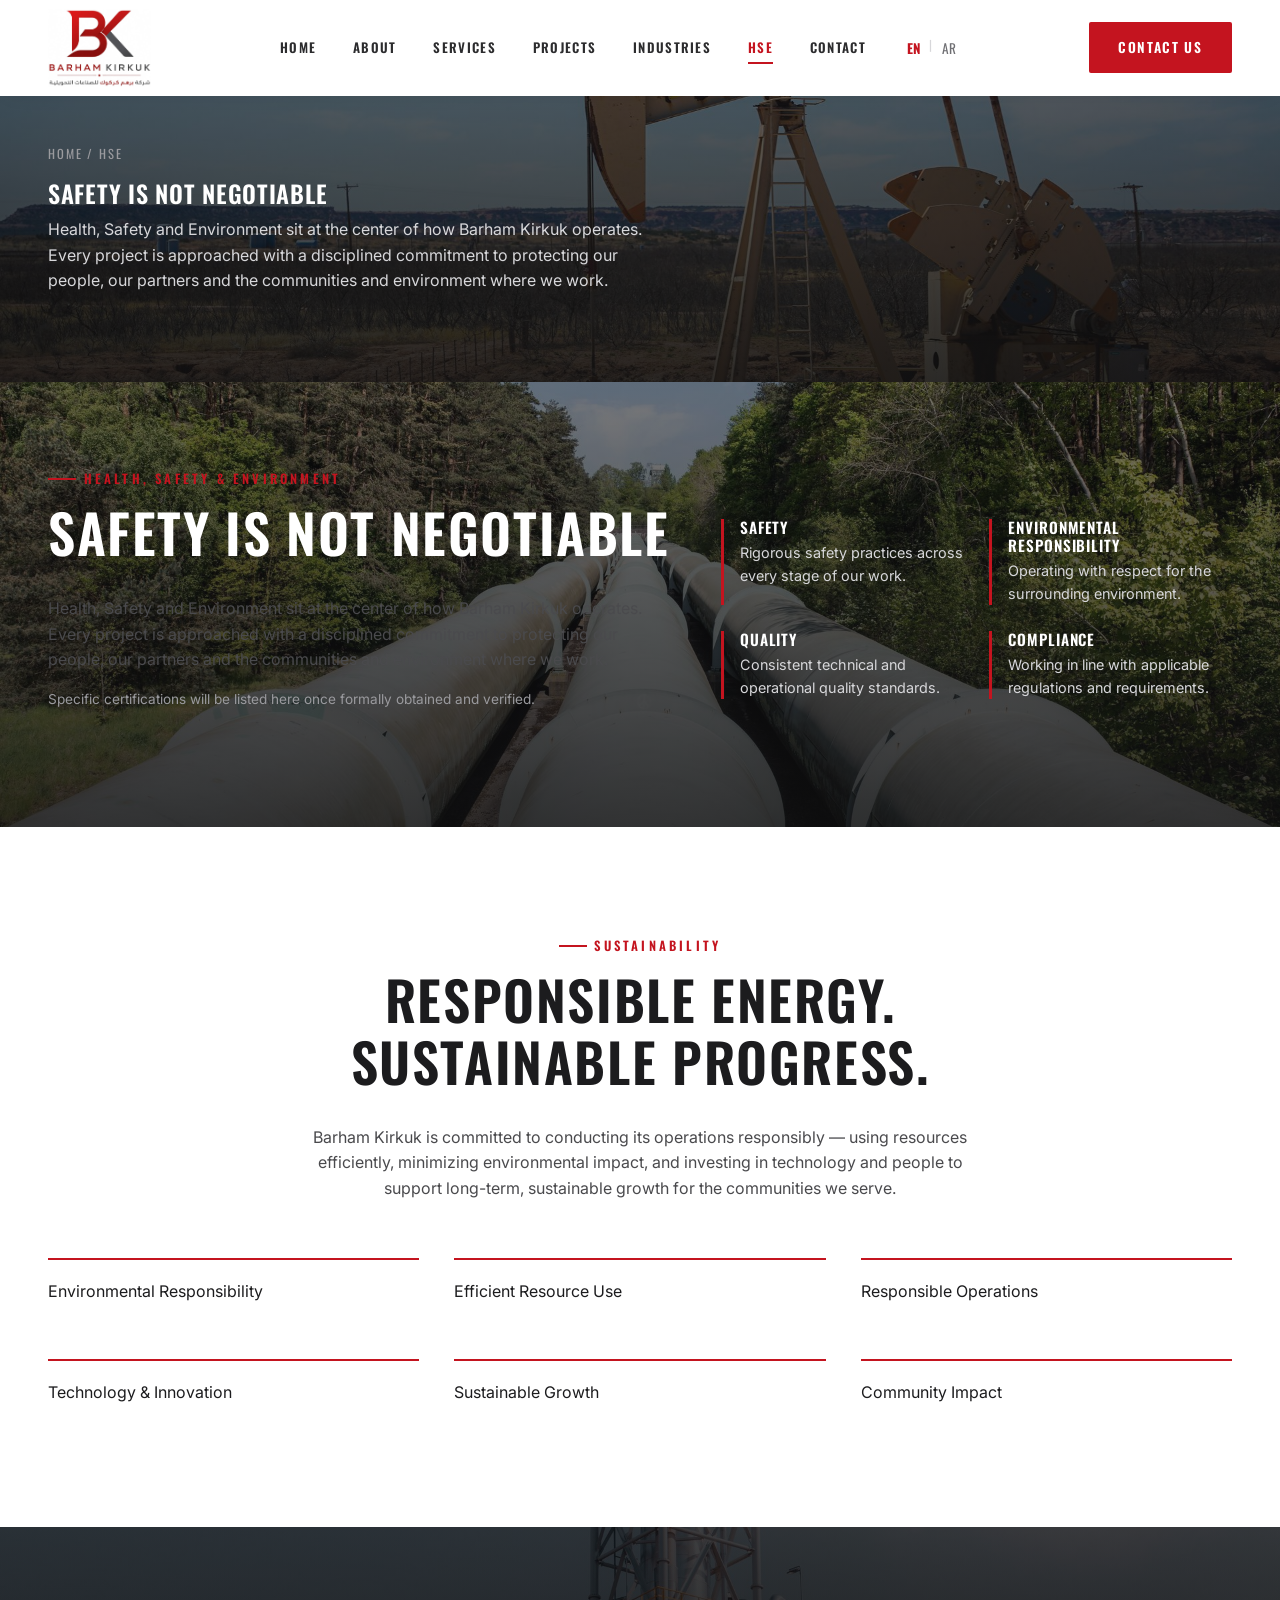
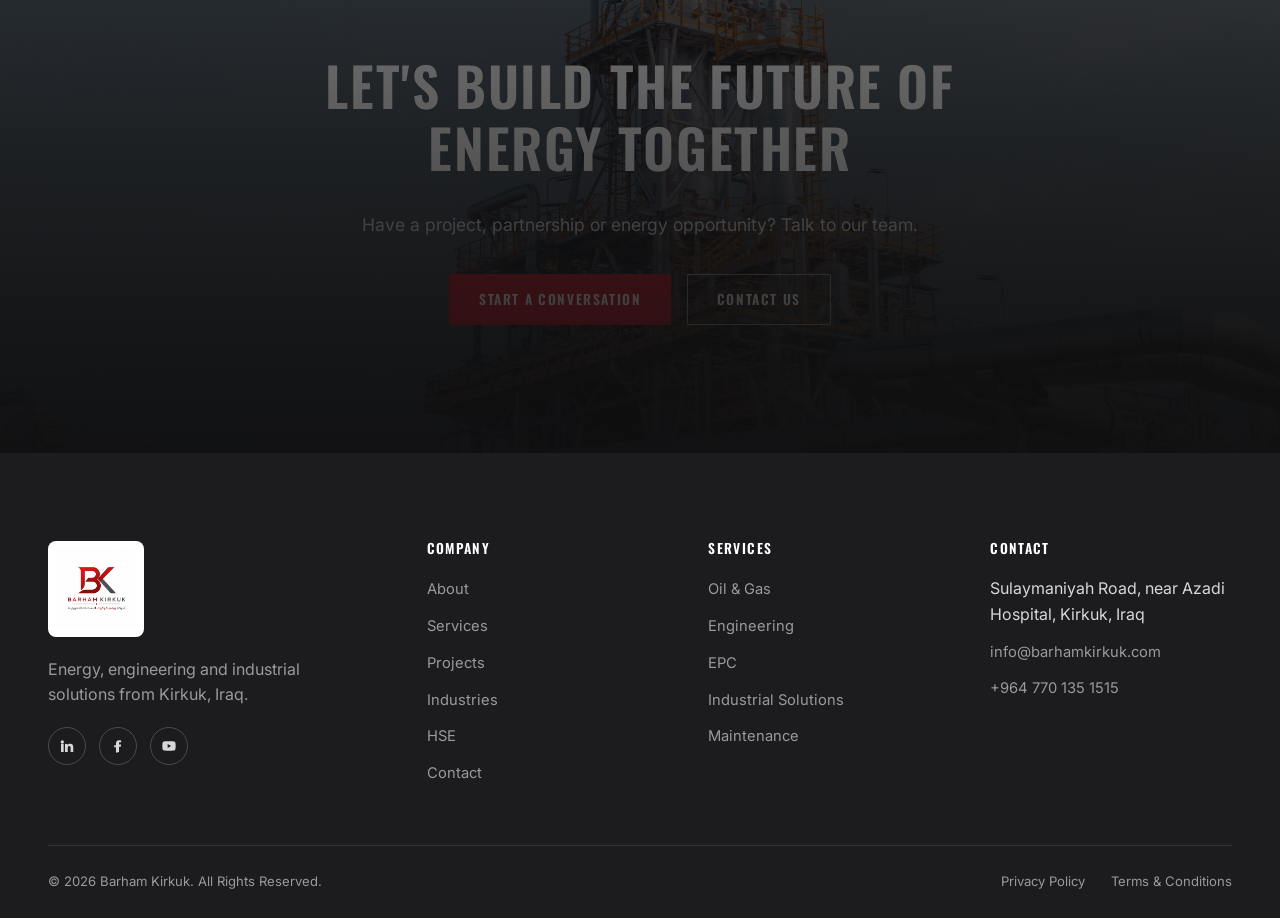
<file: pages/hse.html>
<!DOCTYPE html>
<html lang="en" dir="ltr">
<head>
<meta charset="UTF-8">
<meta name="viewport" content="width=device-width, initial-scale=1.0">
<title>Health, Safety & Environment | Barham Kirkuk</title>
<meta name="description" content="Health, Safety and Environment are central to how Barham Kirkuk operates across its energy and industrial projects.">
<link rel="canonical" href="https://barhamkirkuk.com/pages/hse.html">
<meta property="og:type" content="website">
<meta property="og:title" content="Health, Safety & Environment | Barham Kirkuk">
<meta property="og:description" content="Health, Safety and Environment are central to how Barham Kirkuk operates.">
<meta property="og:image" content="https://barhamkirkuk.com/assets/images/og-image.png">
<meta name="twitter:card" content="summary_large_image">
<link rel="icon" href="../assets/images/favicon.ico" sizes="any">
<link rel="apple-touch-icon" href="../assets/images/apple-touch-icon.png">
<link rel="preconnect" href="https://fonts.googleapis.com">
<link rel="preconnect" href="https://fonts.gstatic.com" crossorigin>
<link href="https://fonts.googleapis.com/css2?family=Oswald:wght@500;600;700&family=Inter:wght@400;500;600;700&family=Cairo:wght@500;600;700&display=swap" rel="stylesheet">
<link rel="stylesheet" href="../css/styles.css">
</head>
<body>
<a class="skip-link" href="#main">Skip to content</a>

<header class="nav">
  <div class="container">
    <a href="../index.html" class="nav-brand" aria-label="Barham Kirkuk — Home">
      <img src="../assets/images/logo-nav.png" alt="Barham Kirkuk official logo" class="logo-img">
    </a>
    <nav class="nav-links" id="nav-links" aria-label="Primary">
      <a href="../index.html" data-i18n="nav.home">Home</a>
      <a href="about.html" data-i18n="nav.about">About</a>
      <a href="services.html" data-i18n="nav.services">Services</a>
      <a href="projects.html" data-i18n="nav.projects">Projects</a>
      <a href="industries.html" data-i18n="nav.industries">Industries</a>
      <a href="hse.html" aria-current="page" data-i18n="nav.hse">HSE</a>
      <a href="contact.html" data-i18n="nav.contact">Contact</a>
      <div class="lang-switch" aria-label="Language switch">
        <button data-lang="en" class="active" aria-pressed="true">EN</button><span>|</span><button data-lang="ar" aria-pressed="false">AR</button>
      </div>
    </nav>
    <div class="nav-actions">
      <a href="contact.html" class="btn btn-primary nav-cta" data-i18n="nav.cta">Contact Us</a>
      <button class="nav-toggle" aria-label="Toggle menu" aria-expanded="false" aria-controls="nav-links"><span></span><span></span><span></span></button>
    </div>
  </div>
</header>

<main id="main">
  <section class="page-hero">
    <div class="photo-bg"><img src="../assets/images/photos/page-hero-bg.jpg" alt="Oil and gas field operations in Iraq" loading="lazy"><div class="photo-overlay-dark"></div></div>
    <div class="container inner">
      <div class="crumb"><a href="../index.html" data-i18n="breadcrumbHome">Home</a> / <span data-i18n="nav.hse">HSE</span></div>
      <h1 data-i18n="hse.headline">Safety Is Not Negotiable</h1>
      <p data-i18n="hse.body">HSE body copy.</p>
    </div>
  </section>

  <section class="section hse-section" style="padding-top:5rem;">
    <div class="photo-bg"><img src="../assets/images/photos/hse-bg.jpg" alt="Pipeline safety and environmental monitoring" loading="lazy"><div class="photo-overlay-dark"></div></div>
    <div class="container hse-inner">
      <div>
        <span class="eyebrow" data-i18n="hse.eyebrow">Health, Safety &amp; Environment</span>
        <h2 class="h-xl" data-i18n="hse.headline">Safety Is Not Negotiable</h2>
        <p data-i18n="hse.body">HSE body copy.</p>
        <p style="font-size:.85rem;color:var(--gray-400);" data-i18n="hse.note">Certification note.</p>
      </div>
      <div class="hse-list" id="hse-list"></div>
    </div>
  </section>

  <section class="section" id="sustainability">
    <div class="container">
      <div class="section-head center reveal" style="margin-left:auto;margin-right:auto;">
        <span class="eyebrow" data-i18n="sustainability.eyebrow">Sustainability</span>
        <h2 class="h-xl"><span data-i18n="sustainability.headline1">Responsible Energy.</span> <span data-i18n="sustainability.headline2">Sustainable Progress.</span></h2>
        <p data-i18n="sustainability.body" style="max-width:70ch;margin:0 auto;">Sustainability body copy.</p>
      </div>
      <ul class="why-grid" id="sustainability-list" style="list-style:none;padding:0;"></ul>
    </div>
  </section>

  <section class="cta-band">
    <div class="photo-bg"><img src="../assets/images/photos/cta-bg.jpg" alt="Industrial refinery infrastructure" loading="lazy"><div class="photo-overlay-dark"></div></div>
    <div class="container inner">
      <h2 class="h-xl" data-i18n="cta.headline">Let's Build the Future of Energy Together</h2>
      <p data-i18n="cta.body">CTA body copy.</p>
      <div class="ctas">
        <a href="contact.html" class="btn btn-primary" data-i18n="cta.primary">Start a Conversation</a>
        <a href="contact.html" class="btn btn-outline" data-i18n="cta.secondary">Contact Us</a>
      </div>
    </div>
  </section>
</main>

<footer class="footer">
  <div class="container">
    <div class="footer-top">
      <div class="footer-brand">
        <img src="../assets/images/logo-full.jpg" alt="Barham Kirkuk official logo" class="footer-logo-img">
        <p data-i18n="footer.tagline">Energy, engineering and industrial solutions from Kirkuk, Iraq.</p>
        <div class="footer-social">
          <a href="#" data-social-linkedin aria-label="LinkedIn"></a>
          <a href="#" data-social-facebook aria-label="Facebook"></a>
          <a href="#" data-social-youtube aria-label="YouTube"></a>
        </div>
      </div>
      <div class="footer-col">
        <h4 data-i18n="footer.companyTitle">Company</h4>
        <ul>
          <li><a href="about.html" data-i18n="nav.about">About</a></li>
          <li><a href="services.html" data-i18n="nav.services">Services</a></li>
          <li><a href="projects.html" data-i18n="nav.projects">Projects</a></li>
          <li><a href="industries.html" data-i18n="nav.industries">Industries</a></li>
          <li><a href="hse.html" data-i18n="nav.hse">HSE</a></li>
          <li><a href="contact.html" data-i18n="nav.contact">Contact</a></li>
        </ul>
      </div>
      <div class="footer-col">
        <h4 data-i18n="footer.servicesTitle">Services</h4>
        <ul id="footer-services-list"></ul>
      </div>
      <div class="footer-col">
        <h4 data-i18n="footer.contactTitle">Contact</h4>
        <ul>
          <li data-company-location>Kirkuk, Iraq</li>
          <li><a href="mailto:info@barhamkirkuk.com" data-company-email>info@barhamkirkuk.com</a></li>
          <li><a href="tel:+964" data-company-phone>+964 770 135 1515</a></li>
        </ul>
      </div>
    </div>
    <div class="footer-bottom">
      <span data-i18n="footer.rights">© 2026 Barham Kirkuk. All Rights Reserved.</span>
      <div class="legal">
        <a href="privacy.html" data-i18n="footer.privacy">Privacy Policy</a>
        <a href="terms.html" data-i18n="footer.terms">Terms &amp; Conditions</a>
      </div>
    </div>
  </div>
</footer>

<script src="../data/site-data.js"></script>
<script src="../js/main.js"></script>
</body>
</html>
</file>
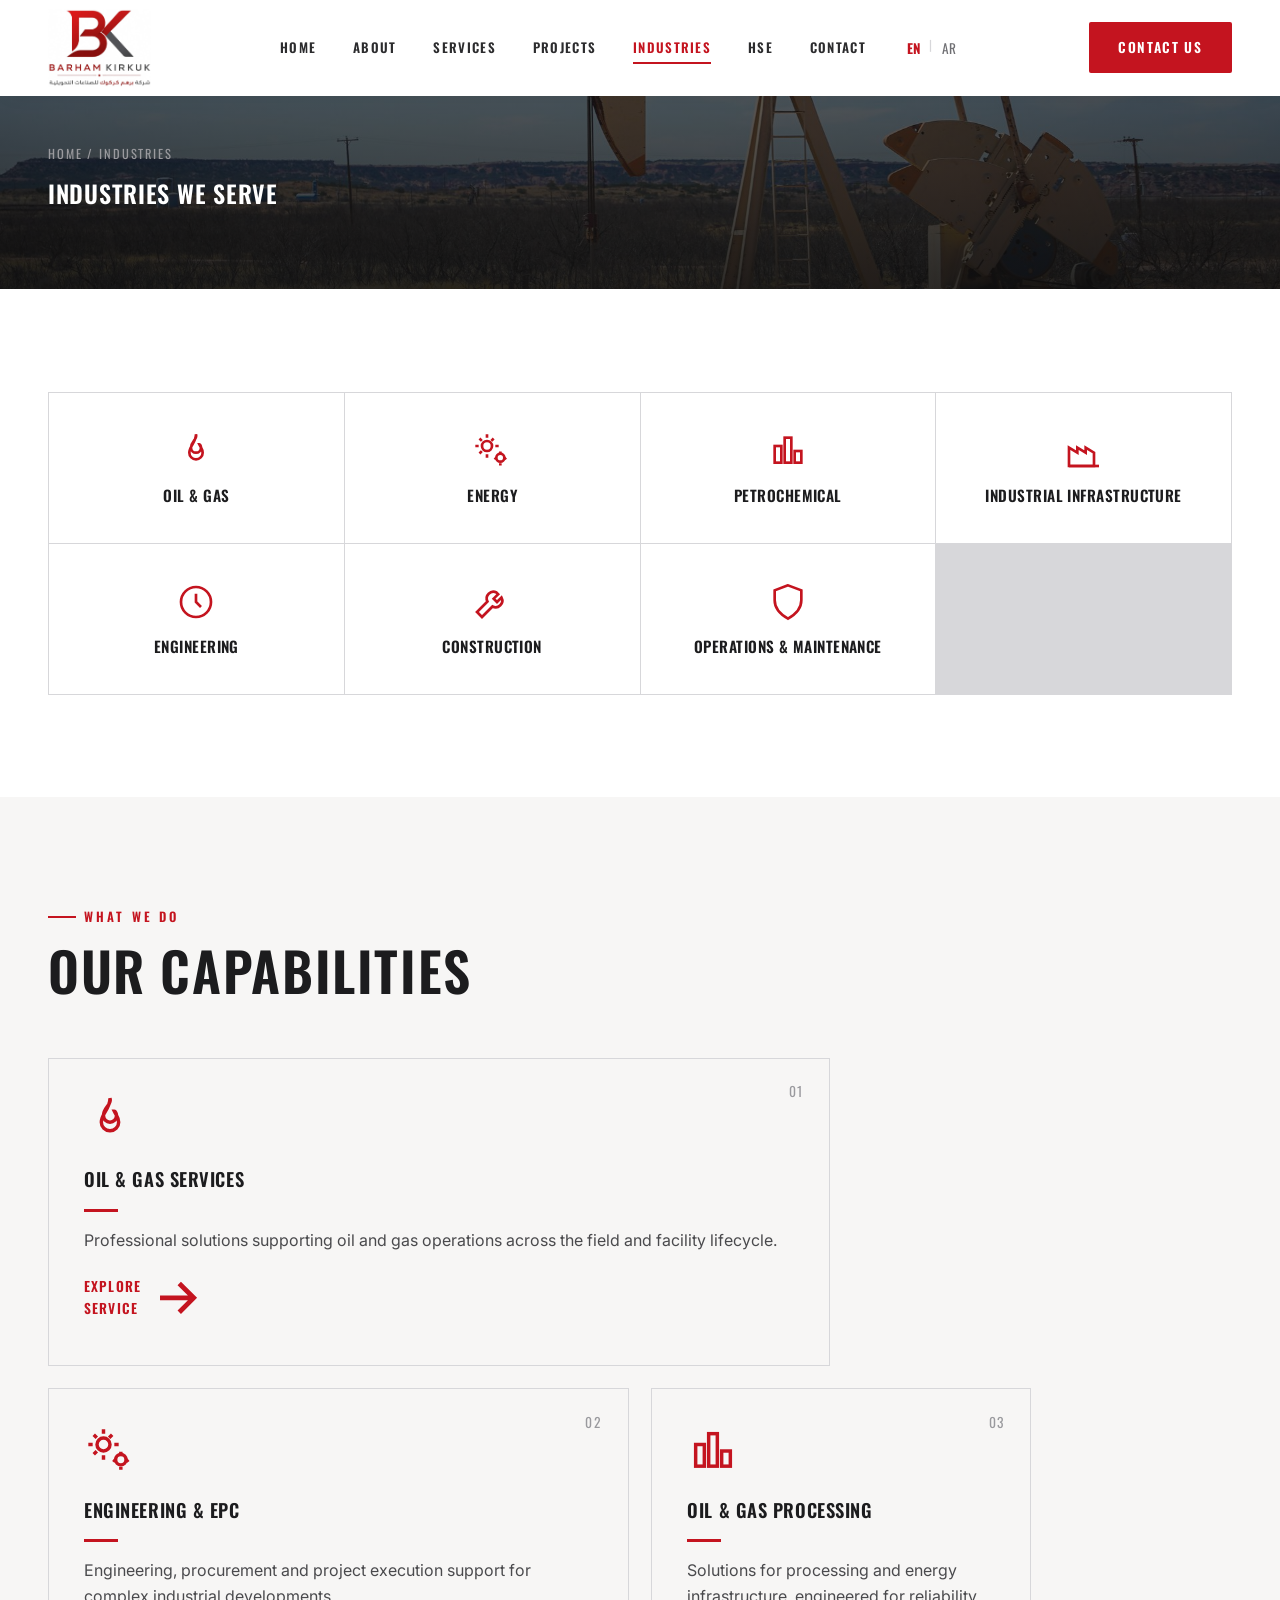
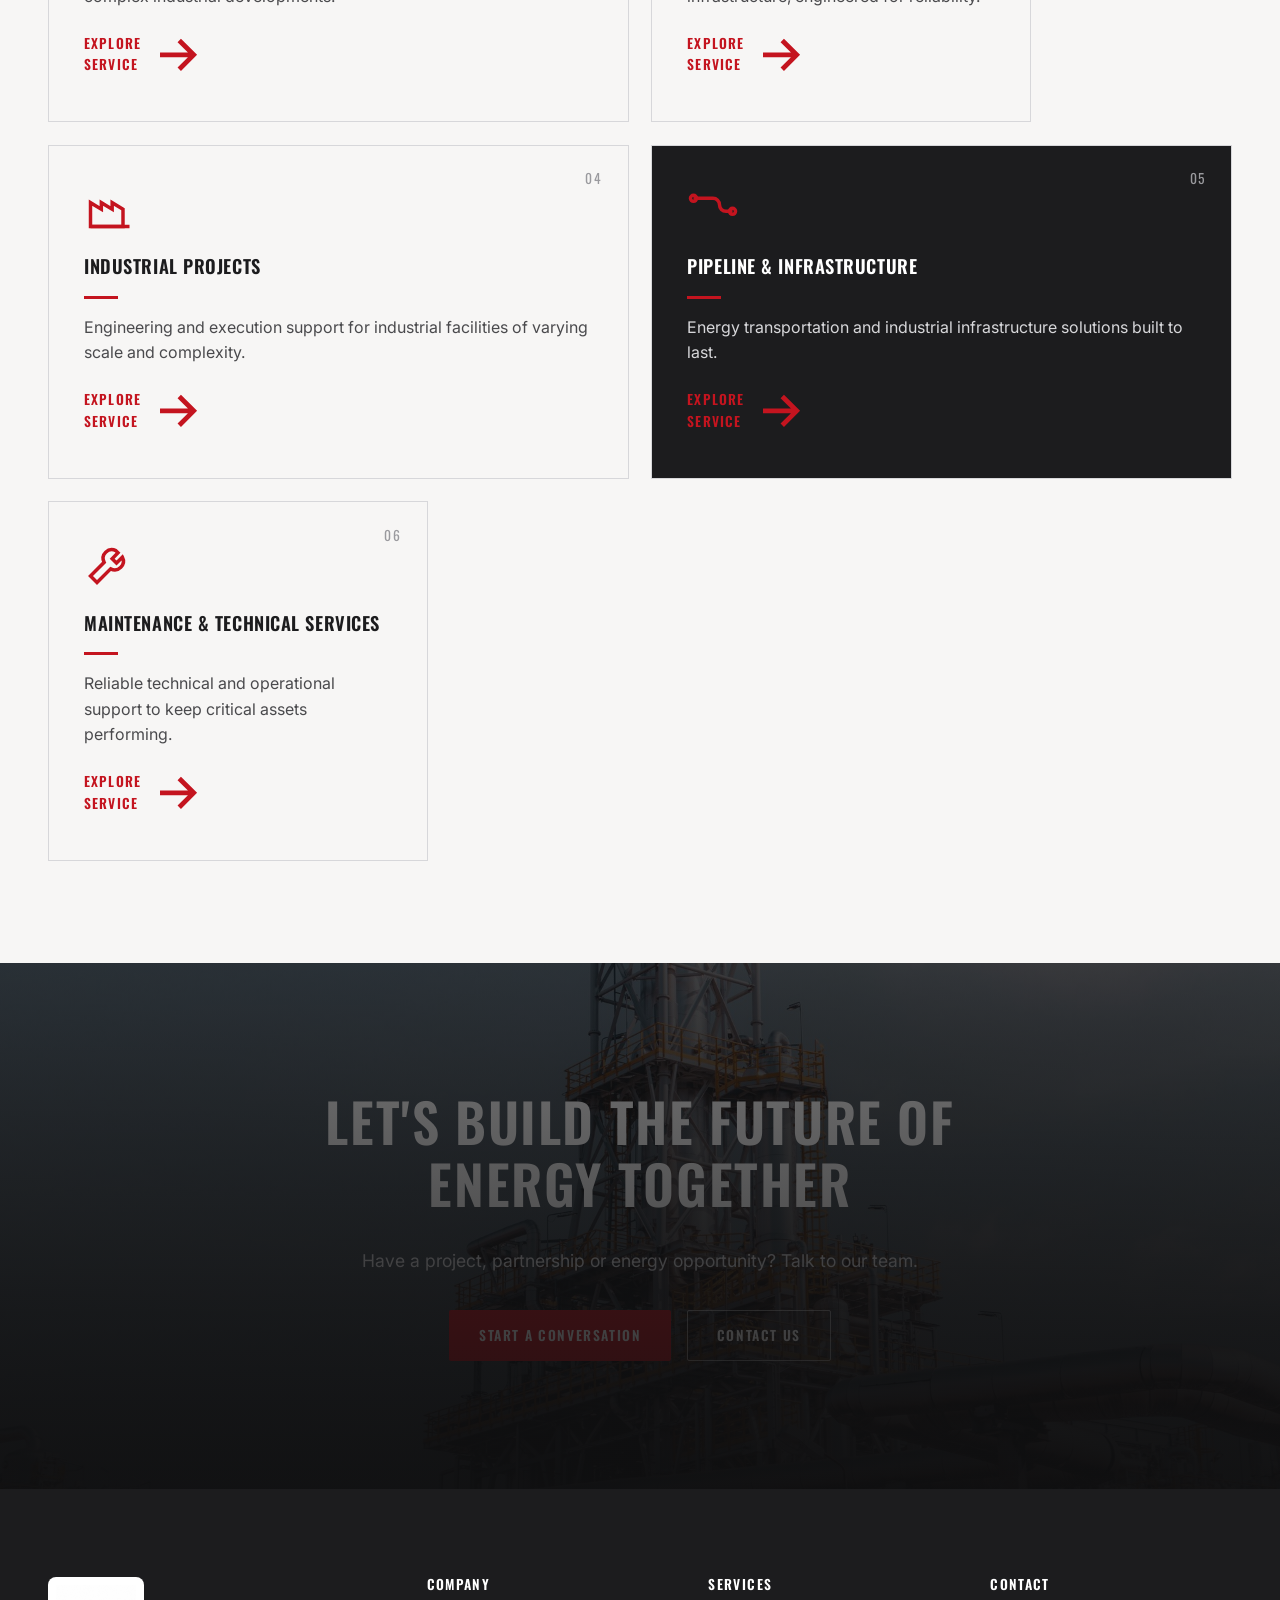
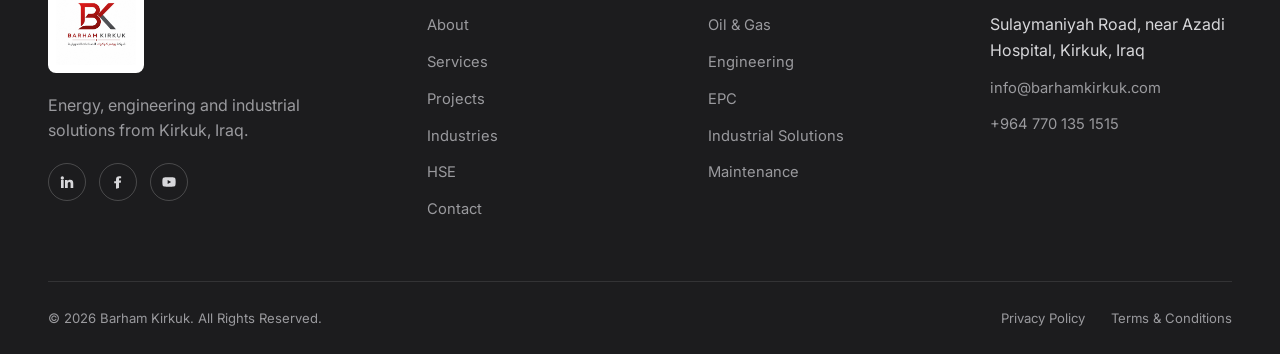
<file: pages/industries.html>
<!DOCTYPE html>
<html lang="en" dir="ltr">
<head>
<meta charset="UTF-8">
<meta name="viewport" content="width=device-width, initial-scale=1.0">
<title>Industries We Serve | Barham Kirkuk</title>
<meta name="description" content="Barham Kirkuk serves the oil & gas, energy, petrochemical, industrial and infrastructure sectors from Kirkuk, Iraq.">
<link rel="canonical" href="https://barhamkirkuk.com/pages/industries.html">
<meta property="og:type" content="website">
<meta property="og:title" content="Industries We Serve | Barham Kirkuk">
<meta property="og:description" content="Barham Kirkuk serves the oil & gas, energy, petrochemical, industrial and infrastructure sectors.">
<meta property="og:image" content="https://barhamkirkuk.com/assets/images/og-image.png">
<meta name="twitter:card" content="summary_large_image">
<link rel="icon" href="../assets/images/favicon.ico" sizes="any">
<link rel="apple-touch-icon" href="../assets/images/apple-touch-icon.png">
<link rel="preconnect" href="https://fonts.googleapis.com">
<link rel="preconnect" href="https://fonts.gstatic.com" crossorigin>
<link href="https://fonts.googleapis.com/css2?family=Oswald:wght@500;600;700&family=Inter:wght@400;500;600;700&family=Cairo:wght@500;600;700&display=swap" rel="stylesheet">
<link rel="stylesheet" href="../css/styles.css">
</head>
<body>
<a class="skip-link" href="#main">Skip to content</a>

<header class="nav">
  <div class="container">
    <a href="../index.html" class="nav-brand" aria-label="Barham Kirkuk — Home">
      <img src="../assets/images/logo-nav.png" alt="Barham Kirkuk official logo" class="logo-img">
    </a>
    <nav class="nav-links" id="nav-links" aria-label="Primary">
      <a href="../index.html" data-i18n="nav.home">Home</a>
      <a href="about.html" data-i18n="nav.about">About</a>
      <a href="services.html" data-i18n="nav.services">Services</a>
      <a href="projects.html" data-i18n="nav.projects">Projects</a>
      <a href="industries.html" aria-current="page" data-i18n="nav.industries">Industries</a>
      <a href="hse.html" data-i18n="nav.hse">HSE</a>
      <a href="contact.html" data-i18n="nav.contact">Contact</a>
      <div class="lang-switch" aria-label="Language switch">
        <button data-lang="en" class="active" aria-pressed="true">EN</button><span>|</span><button data-lang="ar" aria-pressed="false">AR</button>
      </div>
    </nav>
    <div class="nav-actions">
      <a href="contact.html" class="btn btn-primary nav-cta" data-i18n="nav.cta">Contact Us</a>
      <button class="nav-toggle" aria-label="Toggle menu" aria-expanded="false" aria-controls="nav-links"><span></span><span></span><span></span></button>
    </div>
  </div>
</header>

<main id="main">
  <section class="page-hero">
    <div class="photo-bg"><img src="../assets/images/photos/page-hero-bg.jpg" alt="Oil and gas field operations in Iraq" loading="lazy"><div class="photo-overlay-dark"></div></div>
    <div class="container inner">
      <div class="crumb"><a href="../index.html" data-i18n="breadcrumbHome">Home</a> / <span data-i18n="nav.industries">Industries</span></div>
      <h1 data-i18n="industries.headline">Industries We Serve</h1>
    </div>
  </section>

  <section class="section">
    <div class="container">
      <div class="industry-grid" id="industries-grid"></div>
    </div>
  </section>

  <section class="section section--off">
    <div class="container">
      <div class="section-head reveal">
        <span class="eyebrow" data-i18n="services.eyebrow">What We Do</span>
        <h2 class="h-xl" data-i18n="services.headline">Our Capabilities</h2>
      </div>
      <div class="services-grid" id="services-grid"></div>
    </div>
  </section>

  <section class="cta-band">
    <div class="photo-bg"><img src="../assets/images/photos/cta-bg.jpg" alt="Industrial refinery infrastructure" loading="lazy"><div class="photo-overlay-dark"></div></div>
    <div class="container inner">
      <h2 class="h-xl" data-i18n="cta.headline">Let's Build the Future of Energy Together</h2>
      <p data-i18n="cta.body">CTA body copy.</p>
      <div class="ctas">
        <a href="contact.html" class="btn btn-primary" data-i18n="cta.primary">Start a Conversation</a>
        <a href="contact.html" class="btn btn-outline" data-i18n="cta.secondary">Contact Us</a>
      </div>
    </div>
  </section>
</main>

<footer class="footer">
  <div class="container">
    <div class="footer-top">
      <div class="footer-brand">
        <img src="../assets/images/logo-full.jpg" alt="Barham Kirkuk official logo" class="footer-logo-img">
        <p data-i18n="footer.tagline">Energy, engineering and industrial solutions from Kirkuk, Iraq.</p>
        <div class="footer-social">
          <a href="#" data-social-linkedin aria-label="LinkedIn"></a>
          <a href="#" data-social-facebook aria-label="Facebook"></a>
          <a href="#" data-social-youtube aria-label="YouTube"></a>
        </div>
      </div>
      <div class="footer-col">
        <h4 data-i18n="footer.companyTitle">Company</h4>
        <ul>
          <li><a href="about.html" data-i18n="nav.about">About</a></li>
          <li><a href="services.html" data-i18n="nav.services">Services</a></li>
          <li><a href="projects.html" data-i18n="nav.projects">Projects</a></li>
          <li><a href="industries.html" data-i18n="nav.industries">Industries</a></li>
          <li><a href="hse.html" data-i18n="nav.hse">HSE</a></li>
          <li><a href="contact.html" data-i18n="nav.contact">Contact</a></li>
        </ul>
      </div>
      <div class="footer-col">
        <h4 data-i18n="footer.servicesTitle">Services</h4>
        <ul id="footer-services-list"></ul>
      </div>
      <div class="footer-col">
        <h4 data-i18n="footer.contactTitle">Contact</h4>
        <ul>
          <li data-company-location>Kirkuk, Iraq</li>
          <li><a href="mailto:info@barhamkirkuk.com" data-company-email>info@barhamkirkuk.com</a></li>
          <li><a href="tel:+964" data-company-phone>+964 770 135 1515</a></li>
        </ul>
      </div>
    </div>
    <div class="footer-bottom">
      <span data-i18n="footer.rights">© 2026 Barham Kirkuk. All Rights Reserved.</span>
      <div class="legal">
        <a href="privacy.html" data-i18n="footer.privacy">Privacy Policy</a>
        <a href="terms.html" data-i18n="footer.terms">Terms &amp; Conditions</a>
      </div>
    </div>
  </div>
</footer>

<script src="../data/site-data.js"></script>
<script src="../js/main.js"></script>
</body>
</html>
</file>
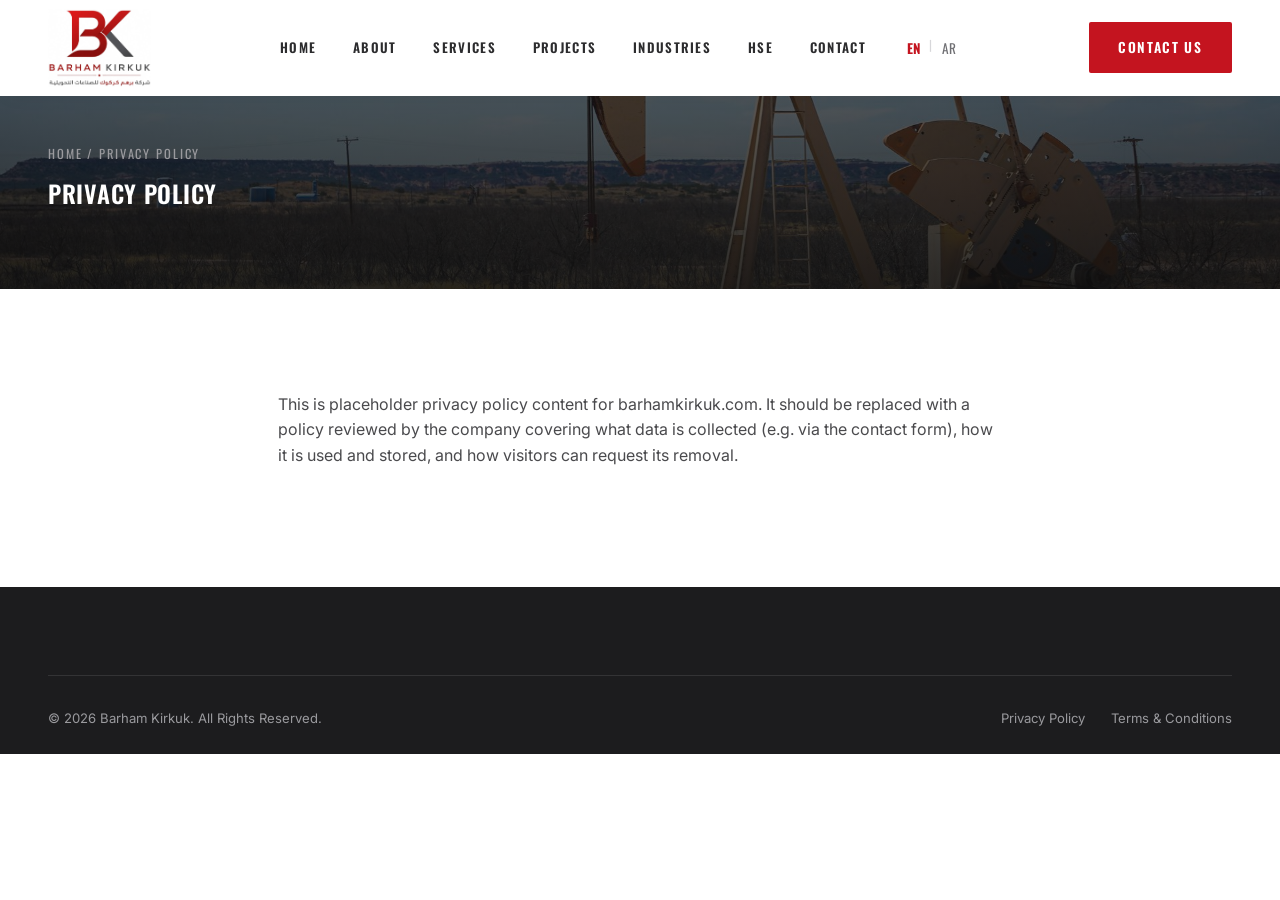
<file: pages/privacy.html>
<!DOCTYPE html>
<html lang="en" dir="ltr">
<head>
<meta charset="UTF-8">
<meta name="viewport" content="width=device-width, initial-scale=1.0">
<title>Privacy Policy | Barham Kirkuk</title>
<meta name="description" content="Privacy Policy for the Barham Kirkuk website.">
<link rel="canonical" href="https://barhamkirkuk.com/pages/privacy.html">
<link rel="icon" href="../assets/images/favicon.ico" sizes="any">
<link rel="preconnect" href="https://fonts.googleapis.com">
<link rel="preconnect" href="https://fonts.gstatic.com" crossorigin>
<link href="https://fonts.googleapis.com/css2?family=Oswald:wght@500;600;700&family=Inter:wght@400;500;600;700&family=Cairo:wght@500;600;700&display=swap" rel="stylesheet">
<link rel="stylesheet" href="../css/styles.css">
</head>
<body>
<a class="skip-link" href="#main">Skip to content</a>
<header class="nav">
  <div class="container">
    <a href="../index.html" class="nav-brand" aria-label="Barham Kirkuk — Home">
      <img src="../assets/images/logo-nav.png" alt="Barham Kirkuk official logo" class="logo-img">
    </a>
    <nav class="nav-links" id="nav-links" aria-label="Primary">
      <a href="../index.html" data-i18n="nav.home">Home</a>
      <a href="about.html" data-i18n="nav.about">About</a>
      <a href="services.html" data-i18n="nav.services">Services</a>
      <a href="projects.html" data-i18n="nav.projects">Projects</a>
      <a href="industries.html" data-i18n="nav.industries">Industries</a>
      <a href="hse.html" data-i18n="nav.hse">HSE</a>
      <a href="contact.html" data-i18n="nav.contact">Contact</a>
      <div class="lang-switch" aria-label="Language switch">
        <button data-lang="en" class="active" aria-pressed="true">EN</button><span>|</span><button data-lang="ar" aria-pressed="false">AR</button>
      </div>
    </nav>
    <div class="nav-actions">
      <a href="contact.html" class="btn btn-primary nav-cta" data-i18n="nav.cta">Contact Us</a>
      <button class="nav-toggle" aria-label="Toggle menu" aria-expanded="false" aria-controls="nav-links"><span></span><span></span><span></span></button>
    </div>
  </div>
</header>
<main id="main">
  <section class="page-hero">
    <div class="photo-bg"><img src="../assets/images/photos/page-hero-bg.jpg" alt="Oil and gas field operations in Iraq" loading="lazy"><div class="photo-overlay-dark"></div></div>
    <div class="container inner">
      <div class="crumb"><a href="../index.html" data-i18n="breadcrumbHome">Home</a> / <span data-i18n="footer.privacy">Privacy Policy</span></div>
      <h1 data-i18n="footer.privacy">Privacy Policy</h1>
    </div>
  </section>
  <section class="section">
    <div class="container" style="max-width:820px;">
      <!-- EDIT PRIVACY POLICY CONTENT HERE -->
      <p>This is placeholder privacy policy content for barhamkirkuk.com. It should be replaced with a policy reviewed by the company covering what data is collected (e.g. via the contact form), how it is used and stored, and how visitors can request its removal.</p>
    </div>
  </section>
</main>
<footer class="footer">
  <div class="container">
    <div class="footer-bottom" style="border-top:1px solid rgba(255,255,255,.1);padding-top:2rem;">
      <span data-i18n="footer.rights">© 2026 Barham Kirkuk. All Rights Reserved.</span>
      <div class="legal">
        <a href="privacy.html" data-i18n="footer.privacy">Privacy Policy</a>
        <a href="terms.html" data-i18n="footer.terms">Terms &amp; Conditions</a>
      </div>
    </div>
  </div>
</footer>
<script src="../data/site-data.js"></script>
<script src="../js/main.js"></script>
</body>
</html>
</file>
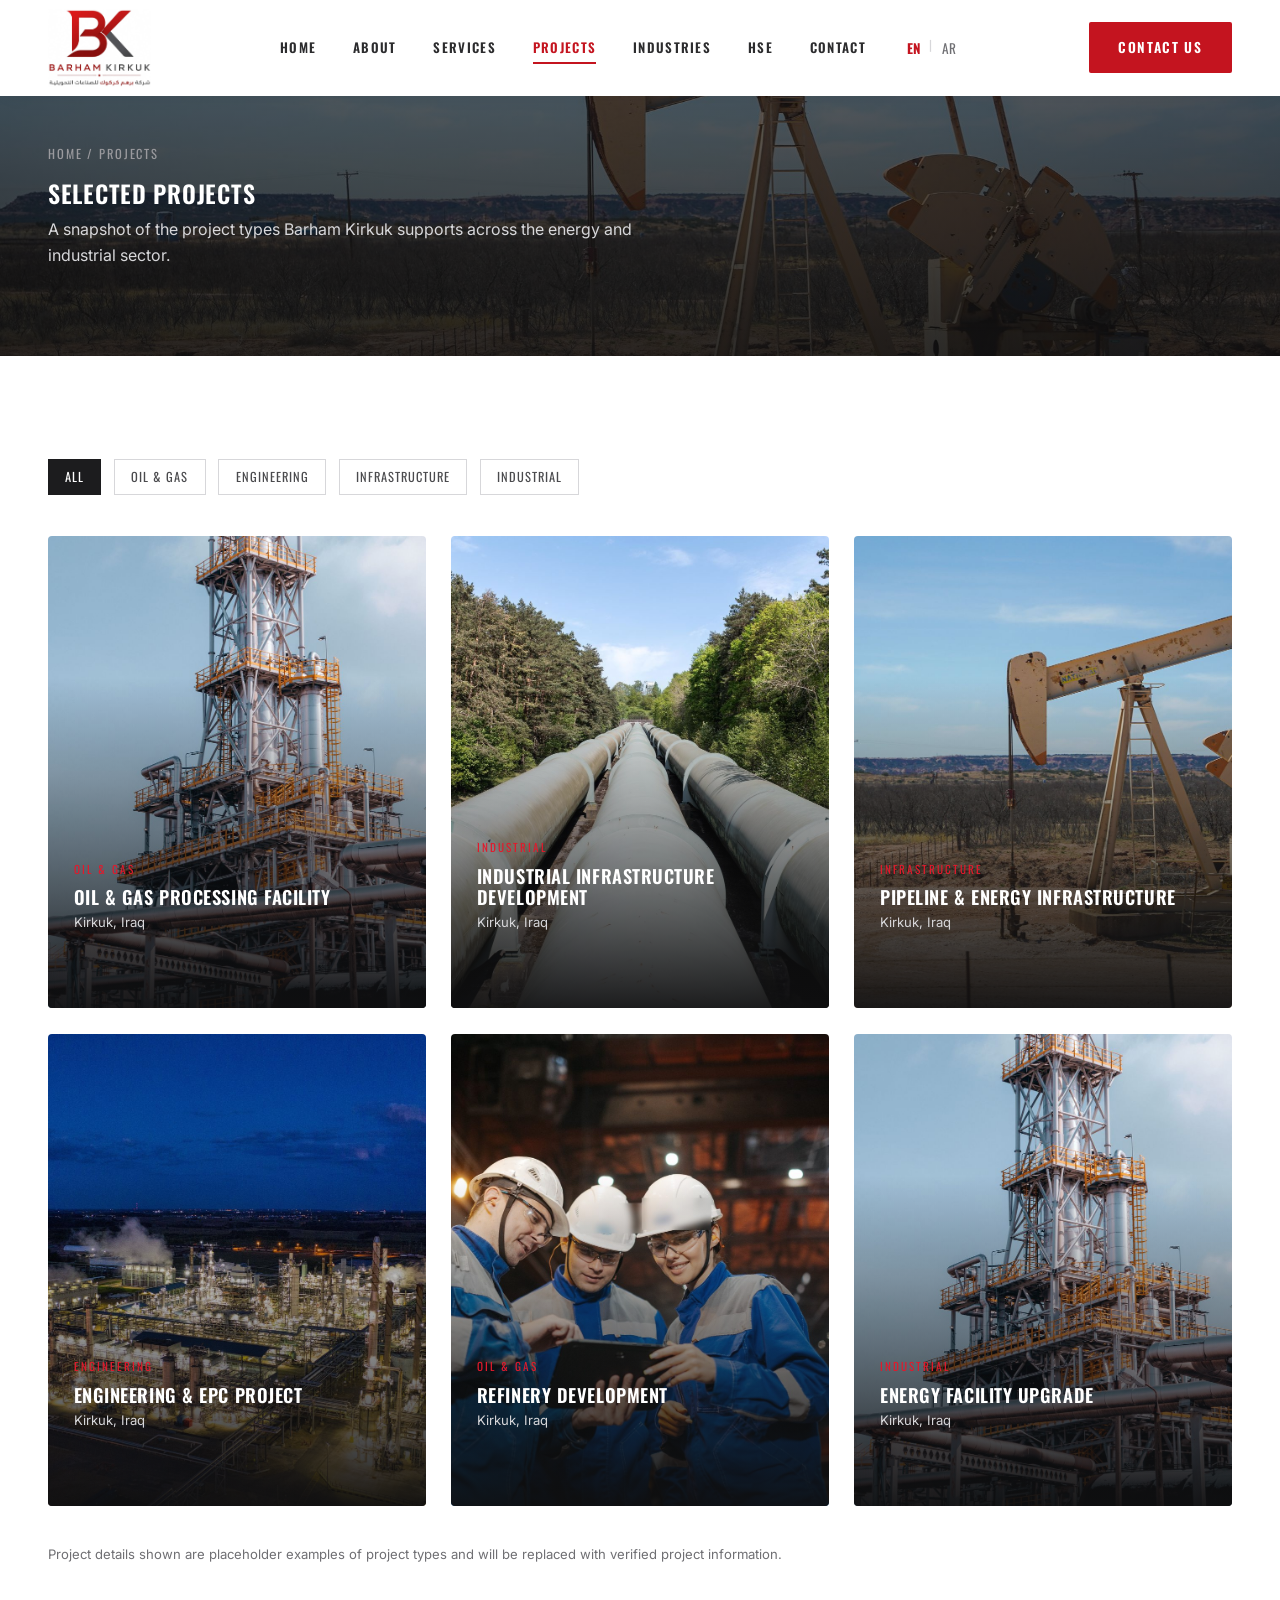
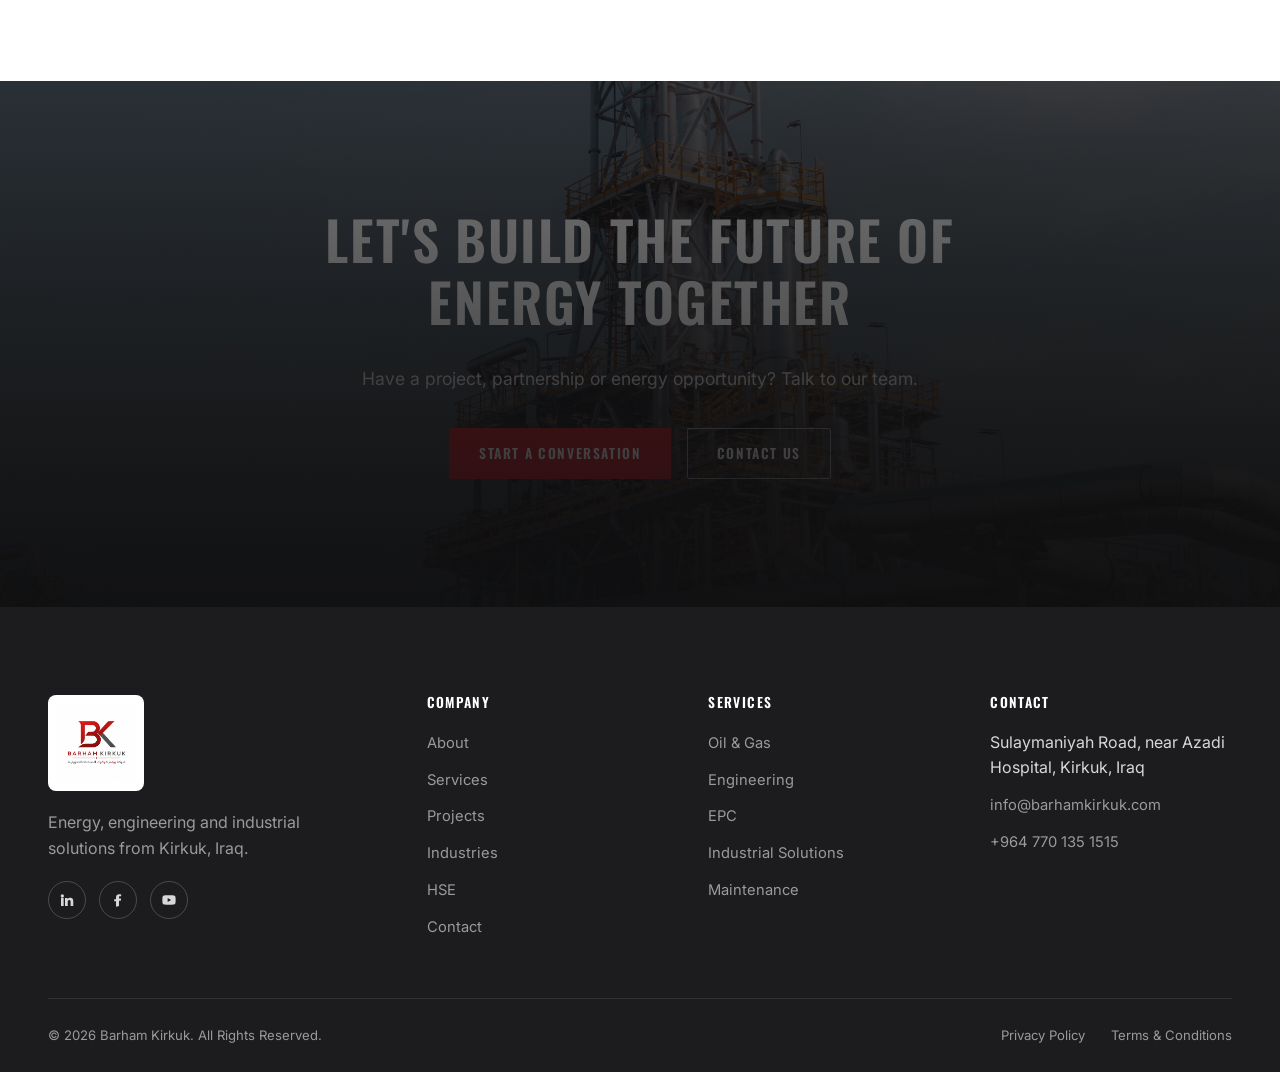
<file: pages/projects.html>
<!DOCTYPE html>
<html lang="en" dir="ltr">
<head>
<meta charset="UTF-8">
<meta name="viewport" content="width=device-width, initial-scale=1.0">
<title>Projects | Barham Kirkuk</title>
<meta name="description" content="Selected oil & gas, engineering, infrastructure and industrial project types delivered by Barham Kirkuk.">
<link rel="canonical" href="https://barhamkirkuk.com/pages/projects.html">
<meta property="og:type" content="website">
<meta property="og:title" content="Projects | Barham Kirkuk">
<meta property="og:description" content="Selected oil & gas, engineering, infrastructure and industrial project types delivered by Barham Kirkuk.">
<meta property="og:image" content="https://barhamkirkuk.com/assets/images/og-image.png">
<meta name="twitter:card" content="summary_large_image">
<link rel="icon" href="../assets/images/favicon.ico" sizes="any">
<link rel="apple-touch-icon" href="../assets/images/apple-touch-icon.png">
<link rel="preconnect" href="https://fonts.googleapis.com">
<link rel="preconnect" href="https://fonts.gstatic.com" crossorigin>
<link href="https://fonts.googleapis.com/css2?family=Oswald:wght@500;600;700&family=Inter:wght@400;500;600;700&family=Cairo:wght@500;600;700&display=swap" rel="stylesheet">
<link rel="stylesheet" href="../css/styles.css">
</head>
<body>
<a class="skip-link" href="#main">Skip to content</a>

<header class="nav">
  <div class="container">
    <a href="../index.html" class="nav-brand" aria-label="Barham Kirkuk — Home">
      <img src="../assets/images/logo-nav.png" alt="Barham Kirkuk official logo" class="logo-img">
    </a>
    <nav class="nav-links" id="nav-links" aria-label="Primary">
      <a href="../index.html" data-i18n="nav.home">Home</a>
      <a href="about.html" data-i18n="nav.about">About</a>
      <a href="services.html" data-i18n="nav.services">Services</a>
      <a href="projects.html" aria-current="page" data-i18n="nav.projects">Projects</a>
      <a href="industries.html" data-i18n="nav.industries">Industries</a>
      <a href="hse.html" data-i18n="nav.hse">HSE</a>
      <a href="contact.html" data-i18n="nav.contact">Contact</a>
      <div class="lang-switch" aria-label="Language switch">
        <button data-lang="en" class="active" aria-pressed="true">EN</button><span>|</span><button data-lang="ar" aria-pressed="false">AR</button>
      </div>
    </nav>
    <div class="nav-actions">
      <a href="contact.html" class="btn btn-primary nav-cta" data-i18n="nav.cta">Contact Us</a>
      <button class="nav-toggle" aria-label="Toggle menu" aria-expanded="false" aria-controls="nav-links"><span></span><span></span><span></span></button>
    </div>
  </div>
</header>

<main id="main">
  <section class="page-hero">
    <div class="photo-bg"><img src="../assets/images/photos/page-hero-bg.jpg" alt="Oil and gas field operations in Iraq" loading="lazy"><div class="photo-overlay-dark"></div></div>
    <div class="container inner">
      <div class="crumb"><a href="../index.html" data-i18n="breadcrumbHome">Home</a> / <span data-i18n="nav.projects">Projects</span></div>
      <h1 data-i18n="projects.headline">Selected Projects</h1>
      <p data-i18n="projects.sub">Sub copy.</p>
    </div>
  </section>

  <section class="section">
    <div class="container">
      <div class="filter-bar" id="projects-filter"></div>
      <div class="projects-grid" id="projects-grid" data-full-list="true"></div>
      <p style="margin-top:2.4rem;font-size:.82rem;color:var(--gray-600);" data-i18n="projects.note">Placeholder project note.</p>
    </div>
  </section>

  <section class="cta-band">
    <div class="photo-bg"><img src="../assets/images/photos/cta-bg.jpg" alt="Industrial refinery infrastructure" loading="lazy"><div class="photo-overlay-dark"></div></div>
    <div class="container inner">
      <h2 class="h-xl" data-i18n="cta.headline">Let's Build the Future of Energy Together</h2>
      <p data-i18n="cta.body">CTA body copy.</p>
      <div class="ctas">
        <a href="contact.html" class="btn btn-primary" data-i18n="cta.primary">Start a Conversation</a>
        <a href="contact.html" class="btn btn-outline" data-i18n="cta.secondary">Contact Us</a>
      </div>
    </div>
  </section>
</main>

<footer class="footer">
  <div class="container">
    <div class="footer-top">
      <div class="footer-brand">
        <img src="../assets/images/logo-full.jpg" alt="Barham Kirkuk official logo" class="footer-logo-img">
        <p data-i18n="footer.tagline">Energy, engineering and industrial solutions from Kirkuk, Iraq.</p>
        <div class="footer-social">
          <a href="#" data-social-linkedin aria-label="LinkedIn"></a>
          <a href="#" data-social-facebook aria-label="Facebook"></a>
          <a href="#" data-social-youtube aria-label="YouTube"></a>
        </div>
      </div>
      <div class="footer-col">
        <h4 data-i18n="footer.companyTitle">Company</h4>
        <ul>
          <li><a href="about.html" data-i18n="nav.about">About</a></li>
          <li><a href="services.html" data-i18n="nav.services">Services</a></li>
          <li><a href="projects.html" data-i18n="nav.projects">Projects</a></li>
          <li><a href="industries.html" data-i18n="nav.industries">Industries</a></li>
          <li><a href="hse.html" data-i18n="nav.hse">HSE</a></li>
          <li><a href="contact.html" data-i18n="nav.contact">Contact</a></li>
        </ul>
      </div>
      <div class="footer-col">
        <h4 data-i18n="footer.servicesTitle">Services</h4>
        <ul id="footer-services-list"></ul>
      </div>
      <div class="footer-col">
        <h4 data-i18n="footer.contactTitle">Contact</h4>
        <ul>
          <li data-company-location>Kirkuk, Iraq</li>
          <li><a href="mailto:info@barhamkirkuk.com" data-company-email>info@barhamkirkuk.com</a></li>
          <li><a href="tel:+964" data-company-phone>+964 770 135 1515</a></li>
        </ul>
      </div>
    </div>
    <div class="footer-bottom">
      <span data-i18n="footer.rights">© 2026 Barham Kirkuk. All Rights Reserved.</span>
      <div class="legal">
        <a href="privacy.html" data-i18n="footer.privacy">Privacy Policy</a>
        <a href="terms.html" data-i18n="footer.terms">Terms &amp; Conditions</a>
      </div>
    </div>
  </div>
</footer>

<script src="../data/site-data.js"></script>
<script src="../js/main.js"></script>
</body>
</html>
</file>
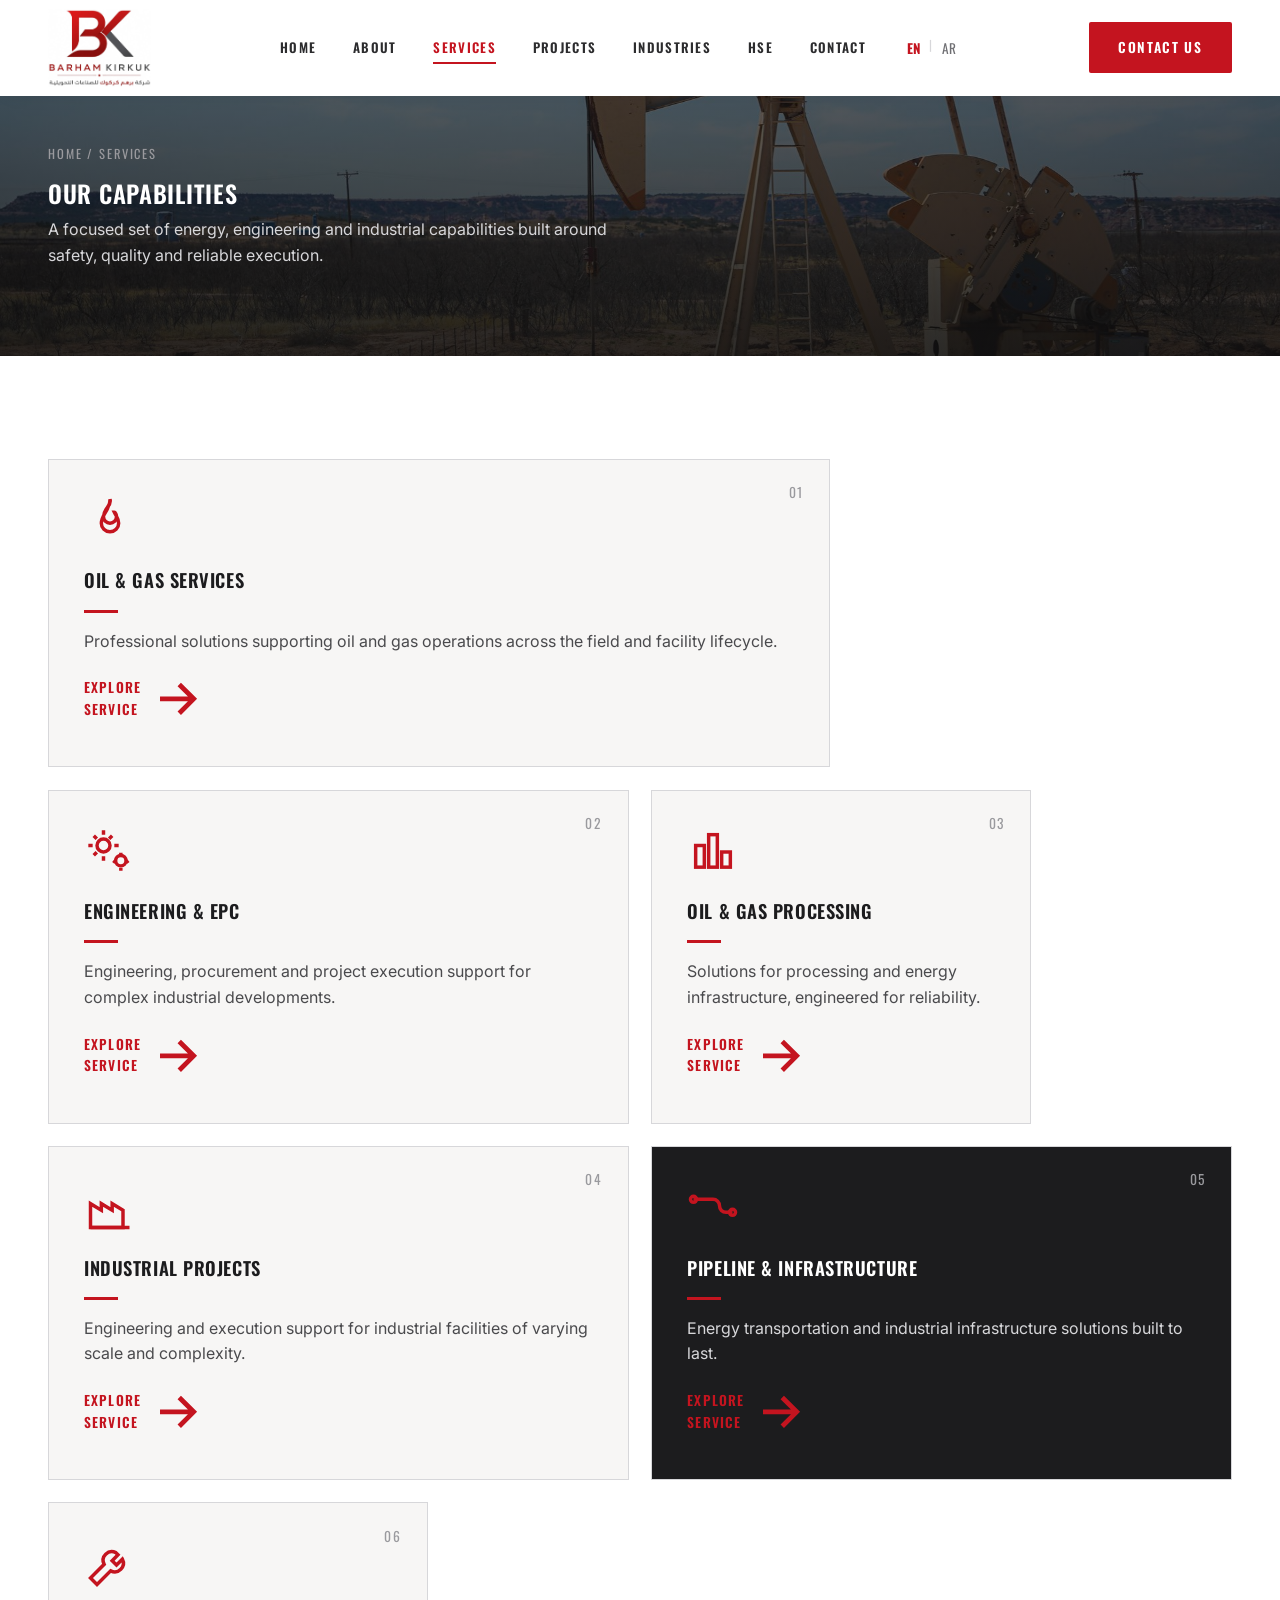
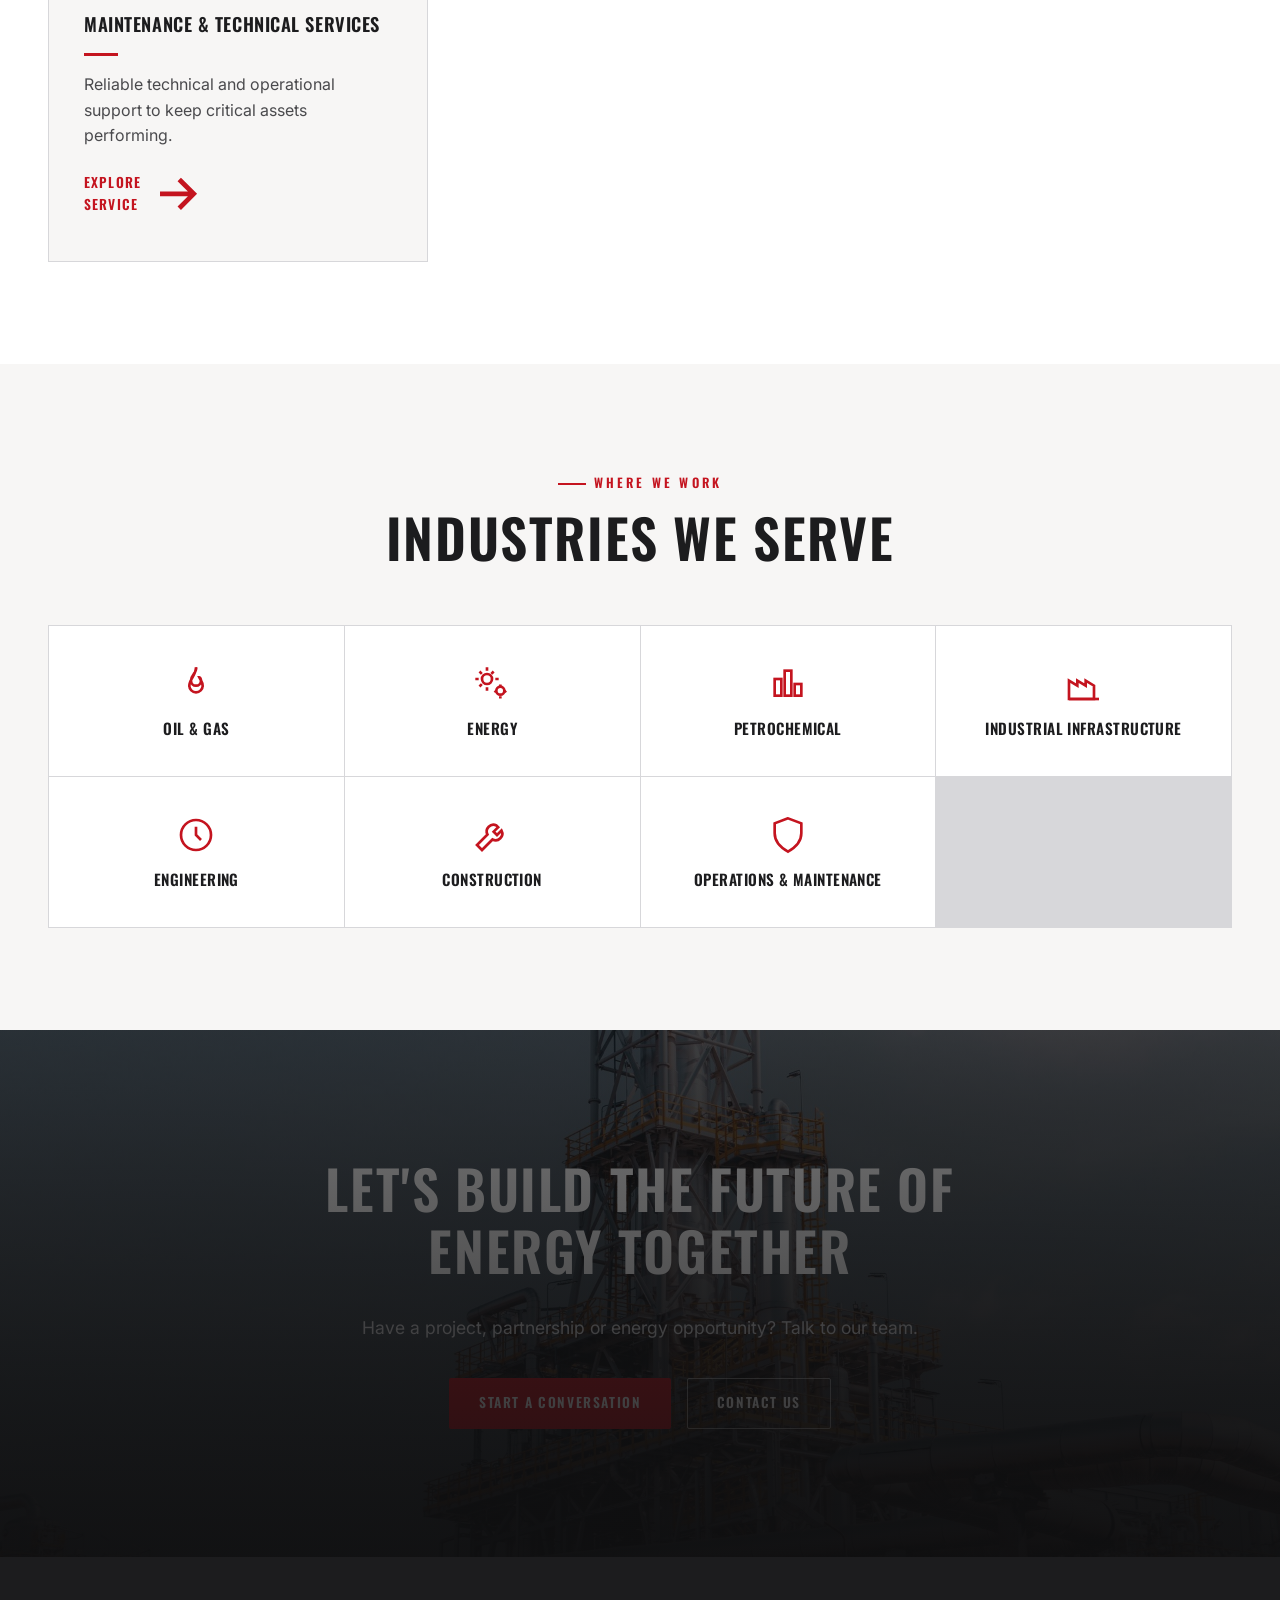
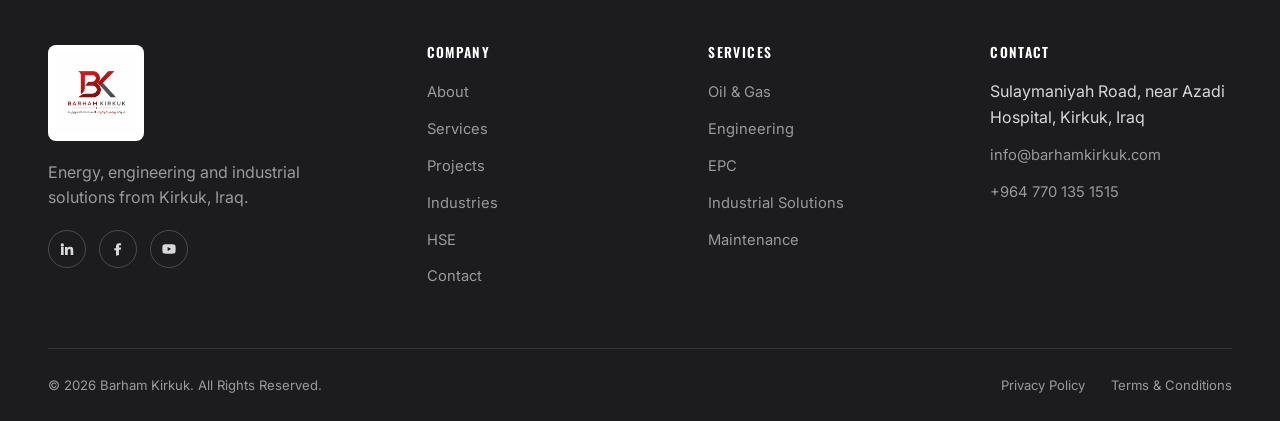
<file: pages/services.html>
<!DOCTYPE html>
<html lang="en" dir="ltr">
<head>
<meta charset="UTF-8">
<meta name="viewport" content="width=device-width, initial-scale=1.0">
<title>Our Capabilities | Barham Kirkuk</title>
<meta name="description" content="Explore Barham Kirkuk's oil & gas, engineering, EPC, industrial and maintenance capabilities based in Kirkuk, Iraq.">
<link rel="canonical" href="https://barhamkirkuk.com/pages/services.html">
<meta property="og:type" content="website">
<meta property="og:title" content="Our Capabilities | Barham Kirkuk">
<meta property="og:description" content="Explore Barham Kirkuk's oil & gas, engineering, EPC, industrial and maintenance capabilities.">
<meta property="og:image" content="https://barhamkirkuk.com/assets/images/og-image.png">
<meta name="twitter:card" content="summary_large_image">
<link rel="icon" href="../assets/images/favicon.ico" sizes="any">
<link rel="apple-touch-icon" href="../assets/images/apple-touch-icon.png">
<link rel="preconnect" href="https://fonts.googleapis.com">
<link rel="preconnect" href="https://fonts.gstatic.com" crossorigin>
<link href="https://fonts.googleapis.com/css2?family=Oswald:wght@500;600;700&family=Inter:wght@400;500;600;700&family=Cairo:wght@500;600;700&display=swap" rel="stylesheet">
<link rel="stylesheet" href="../css/styles.css">
</head>
<body>
<a class="skip-link" href="#main">Skip to content</a>

<header class="nav">
  <div class="container">
    <a href="../index.html" class="nav-brand" aria-label="Barham Kirkuk — Home">
      <img src="../assets/images/logo-nav.png" alt="Barham Kirkuk official logo" class="logo-img">
    </a>
    <nav class="nav-links" id="nav-links" aria-label="Primary">
      <a href="../index.html" data-i18n="nav.home">Home</a>
      <a href="about.html" data-i18n="nav.about">About</a>
      <a href="services.html" aria-current="page" data-i18n="nav.services">Services</a>
      <a href="projects.html" data-i18n="nav.projects">Projects</a>
      <a href="industries.html" data-i18n="nav.industries">Industries</a>
      <a href="hse.html" data-i18n="nav.hse">HSE</a>
      <a href="contact.html" data-i18n="nav.contact">Contact</a>
      <div class="lang-switch" aria-label="Language switch">
        <button data-lang="en" class="active" aria-pressed="true">EN</button><span>|</span><button data-lang="ar" aria-pressed="false">AR</button>
      </div>
    </nav>
    <div class="nav-actions">
      <a href="contact.html" class="btn btn-primary nav-cta" data-i18n="nav.cta">Contact Us</a>
      <button class="nav-toggle" aria-label="Toggle menu" aria-expanded="false" aria-controls="nav-links"><span></span><span></span><span></span></button>
    </div>
  </div>
</header>

<main id="main">
  <section class="page-hero">
    <div class="photo-bg"><img src="../assets/images/photos/page-hero-bg.jpg" alt="Oil and gas field operations in Iraq" loading="lazy"><div class="photo-overlay-dark"></div></div>
    <div class="container inner">
      <div class="crumb"><a href="../index.html" data-i18n="breadcrumbHome">Home</a> / <span data-i18n="nav.services">Services</span></div>
      <h1 data-i18n="services.headline">Our Capabilities</h1>
      <p data-i18n="services.sub">Sub copy.</p>
    </div>
  </section>

  <section class="section">
    <div class="container">
      <div class="services-grid" id="services-grid"></div>
    </div>
  </section>

  <section class="section section--off">
    <div class="container">
      <div class="section-head center reveal" style="margin-left:auto;margin-right:auto;">
        <span class="eyebrow" data-i18n="industries.eyebrow">Where We Work</span>
        <h2 class="h-xl" data-i18n="industries.headline">Industries We Serve</h2>
      </div>
      <div class="industry-grid" id="industries-grid"></div>
    </div>
  </section>

  <section class="cta-band">
    <div class="photo-bg"><img src="../assets/images/photos/cta-bg.jpg" alt="Industrial refinery infrastructure" loading="lazy"><div class="photo-overlay-dark"></div></div>
    <div class="container inner">
      <h2 class="h-xl" data-i18n="cta.headline">Let's Build the Future of Energy Together</h2>
      <p data-i18n="cta.body">CTA body copy.</p>
      <div class="ctas">
        <a href="contact.html" class="btn btn-primary" data-i18n="cta.primary">Start a Conversation</a>
        <a href="contact.html" class="btn btn-outline" data-i18n="cta.secondary">Contact Us</a>
      </div>
    </div>
  </section>
</main>

<footer class="footer">
  <div class="container">
    <div class="footer-top">
      <div class="footer-brand">
        <img src="../assets/images/logo-full.jpg" alt="Barham Kirkuk official logo" class="footer-logo-img">
        <p data-i18n="footer.tagline">Energy, engineering and industrial solutions from Kirkuk, Iraq.</p>
        <div class="footer-social">
          <a href="#" data-social-linkedin aria-label="LinkedIn"></a>
          <a href="#" data-social-facebook aria-label="Facebook"></a>
          <a href="#" data-social-youtube aria-label="YouTube"></a>
        </div>
      </div>
      <div class="footer-col">
        <h4 data-i18n="footer.companyTitle">Company</h4>
        <ul>
          <li><a href="about.html" data-i18n="nav.about">About</a></li>
          <li><a href="services.html" data-i18n="nav.services">Services</a></li>
          <li><a href="projects.html" data-i18n="nav.projects">Projects</a></li>
          <li><a href="industries.html" data-i18n="nav.industries">Industries</a></li>
          <li><a href="hse.html" data-i18n="nav.hse">HSE</a></li>
          <li><a href="contact.html" data-i18n="nav.contact">Contact</a></li>
        </ul>
      </div>
      <div class="footer-col">
        <h4 data-i18n="footer.servicesTitle">Services</h4>
        <ul id="footer-services-list"></ul>
      </div>
      <div class="footer-col">
        <h4 data-i18n="footer.contactTitle">Contact</h4>
        <ul>
          <li data-company-location>Kirkuk, Iraq</li>
          <li><a href="mailto:info@barhamkirkuk.com" data-company-email>info@barhamkirkuk.com</a></li>
          <li><a href="tel:+964" data-company-phone>+964 770 135 1515</a></li>
        </ul>
      </div>
    </div>
    <div class="footer-bottom">
      <span data-i18n="footer.rights">© 2026 Barham Kirkuk. All Rights Reserved.</span>
      <div class="legal">
        <a href="privacy.html" data-i18n="footer.privacy">Privacy Policy</a>
        <a href="terms.html" data-i18n="footer.terms">Terms &amp; Conditions</a>
      </div>
    </div>
  </div>
</footer>

<script src="../data/site-data.js"></script>
<script src="../js/main.js"></script>
</body>
</html>
</file>
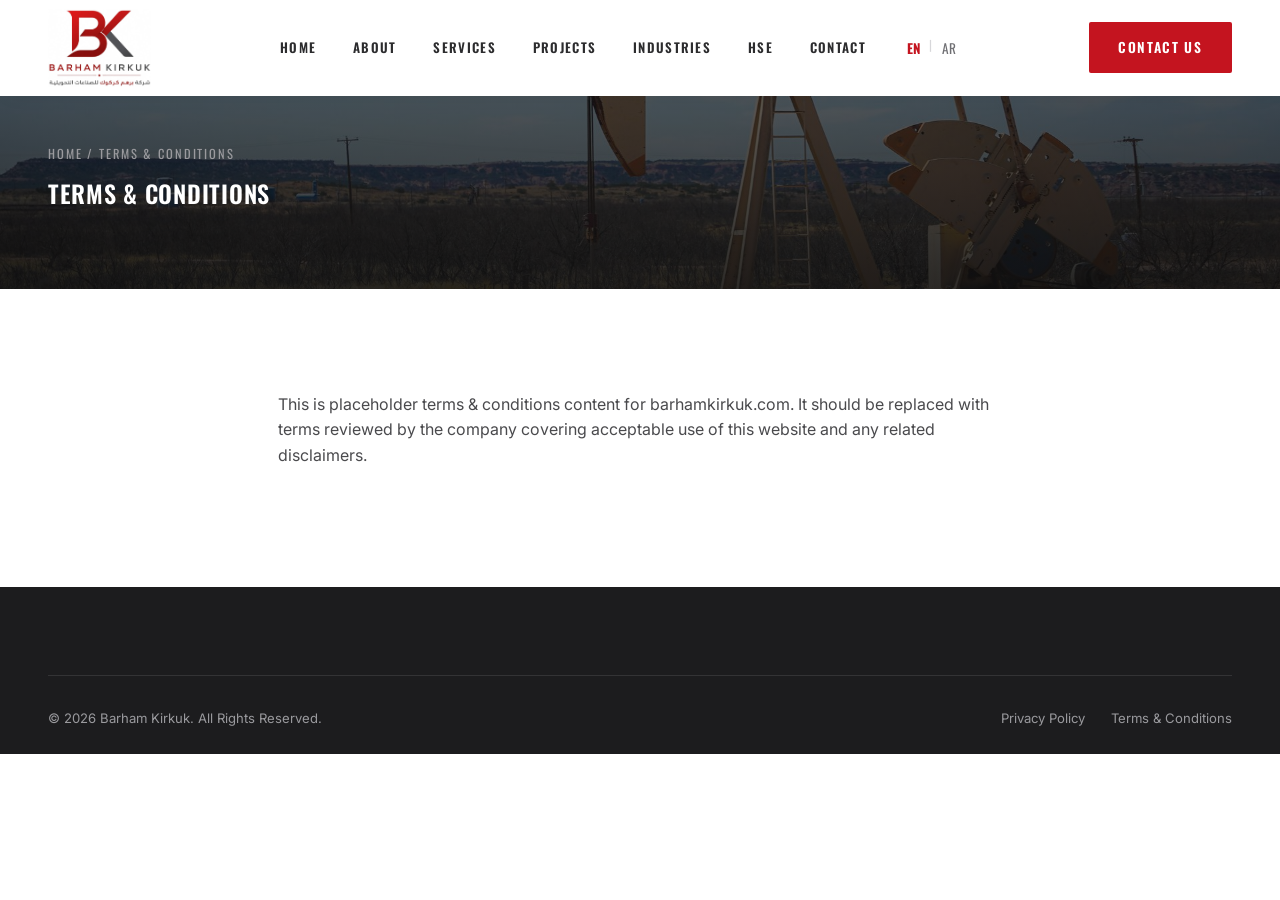
<file: pages/terms.html>
<!DOCTYPE html>
<html lang="en" dir="ltr">
<head>
<meta charset="UTF-8">
<meta name="viewport" content="width=device-width, initial-scale=1.0">
<title>Terms & Conditions | Barham Kirkuk</title>
<meta name="description" content="Terms & Conditions for the Barham Kirkuk website.">
<link rel="canonical" href="https://barhamkirkuk.com/pages/terms.html">
<link rel="icon" href="../assets/images/favicon.ico" sizes="any">
<link rel="preconnect" href="https://fonts.googleapis.com">
<link rel="preconnect" href="https://fonts.gstatic.com" crossorigin>
<link href="https://fonts.googleapis.com/css2?family=Oswald:wght@500;600;700&family=Inter:wght@400;500;600;700&family=Cairo:wght@500;600;700&display=swap" rel="stylesheet">
<link rel="stylesheet" href="../css/styles.css">
</head>
<body>
<a class="skip-link" href="#main">Skip to content</a>
<header class="nav">
  <div class="container">
    <a href="../index.html" class="nav-brand" aria-label="Barham Kirkuk — Home">
      <img src="../assets/images/logo-nav.png" alt="Barham Kirkuk official logo" class="logo-img">
    </a>
    <nav class="nav-links" id="nav-links" aria-label="Primary">
      <a href="../index.html" data-i18n="nav.home">Home</a>
      <a href="about.html" data-i18n="nav.about">About</a>
      <a href="services.html" data-i18n="nav.services">Services</a>
      <a href="projects.html" data-i18n="nav.projects">Projects</a>
      <a href="industries.html" data-i18n="nav.industries">Industries</a>
      <a href="hse.html" data-i18n="nav.hse">HSE</a>
      <a href="contact.html" data-i18n="nav.contact">Contact</a>
      <div class="lang-switch" aria-label="Language switch">
        <button data-lang="en" class="active" aria-pressed="true">EN</button><span>|</span><button data-lang="ar" aria-pressed="false">AR</button>
      </div>
    </nav>
    <div class="nav-actions">
      <a href="contact.html" class="btn btn-primary nav-cta" data-i18n="nav.cta">Contact Us</a>
      <button class="nav-toggle" aria-label="Toggle menu" aria-expanded="false" aria-controls="nav-links"><span></span><span></span><span></span></button>
    </div>
  </div>
</header>
<main id="main">
  <section class="page-hero">
    <div class="photo-bg"><img src="../assets/images/photos/page-hero-bg.jpg" alt="Oil and gas field operations in Iraq" loading="lazy"><div class="photo-overlay-dark"></div></div>
    <div class="container inner">
      <div class="crumb"><a href="../index.html" data-i18n="breadcrumbHome">Home</a> / <span data-i18n="footer.terms">Terms &amp; Conditions</span></div>
      <h1 data-i18n="footer.terms">Terms &amp; Conditions</h1>
    </div>
  </section>
  <section class="section">
    <div class="container" style="max-width:820px;">
      <!-- EDIT TERMS & CONDITIONS CONTENT HERE -->
      <p>This is placeholder terms &amp; conditions content for barhamkirkuk.com. It should be replaced with terms reviewed by the company covering acceptable use of this website and any related disclaimers.</p>
    </div>
  </section>
</main>
<footer class="footer">
  <div class="container">
    <div class="footer-bottom" style="border-top:1px solid rgba(255,255,255,.1);padding-top:2rem;">
      <span data-i18n="footer.rights">© 2026 Barham Kirkuk. All Rights Reserved.</span>
      <div class="legal">
        <a href="privacy.html" data-i18n="footer.privacy">Privacy Policy</a>
        <a href="terms.html" data-i18n="footer.terms">Terms &amp; Conditions</a>
      </div>
    </div>
  </div>
</footer>
<script src="../data/site-data.js"></script>
<script src="../js/main.js"></script>
</body>
</html>
</file>
<file: css/styles.css>
/* ==========================================================================
   BARHAM KIRKUK — CORE STYLESHEET
   Brand: Deep Red (#e11a2c / #c4141f) + Charcoal (#1c1c1e / #2c2c2e) + White
   ========================================================================== */

/* -------------------- Design Tokens -------------------- */
:root{
  --red: #c4141f;
  --red-bright: #e11a2c;
  --red-dark: #8f0f1c;
  --charcoal: #1c1c1e;
  --charcoal-2: #2c2c2e;
  --charcoal-3: #3a3a3c;
  --gray-800: #4a4a4d;
  --gray-600: #6f6f73;
  --gray-400: #9a9a9e;
  --gray-200: #d7d7da;
  --gray-100: #eeeef0;
  --off-white: #f7f6f5;
  --white: #ffffff;

  --font-head: 'Oswald', 'Segoe UI', Arial, sans-serif;
  --font-body: 'Inter', 'Segoe UI', Arial, sans-serif;
  --font-ar: 'Cairo', 'Tahoma', sans-serif;

  --container: 1280px;
  --gap: clamp(1.25rem, 3vw, 2.5rem);
  --radius-sm: 2px;
  --radius-md: 4px;

  --ease: cubic-bezier(.22,.61,.36,1);
  --dur: .5s;
}

*,*::before,*::after{ box-sizing: border-box; }
html{ scroll-behavior: smooth; }
@media (prefers-reduced-motion: reduce){
  html{ scroll-behavior: auto; }
  *,*::before,*::after{ animation-duration: 0.001ms !important; animation-iteration-count: 1 !important; transition-duration: 0.001ms !important; scroll-behavior: auto !important; }
}

body{
  margin:0;
  font-family: var(--font-body);
  color: var(--charcoal);
  background: var(--white);
  line-height: 1.6;
  font-size: 16px;
  -webkit-font-smoothing: antialiased;
  overflow-x: hidden;
}

html[dir="rtl"] body{ font-family: var(--font-ar); }

img{ max-width:100%; display:block; }
a{ color:inherit; text-decoration:none; }
ul{ list-style:none; margin:0; padding:0; }
button{ font-family:inherit; cursor:pointer; }
input,textarea,select{ font-family:inherit; }

h1,h2,h3,h4{
  font-family: var(--font-head);
  text-transform: uppercase;
  letter-spacing: .03em;
  line-height: 1.15;
  margin: 0 0 .6em;
  color: inherit;
  font-weight: 600;
  overflow-wrap: break-word;
  word-break: break-word;
}
html[dir="rtl"] h1, html[dir="rtl"] h2, html[dir="rtl"] h3, html[dir="rtl"] h4{
  font-family: var(--font-ar); text-transform:none; letter-spacing:0;
}

p{ margin:0 0 1em; color: var(--gray-800); }

.container{ max-width: var(--container); margin: 0 auto; padding: 0 clamp(1.25rem, 4vw, 3rem); }

.section{ padding: clamp(4rem, 8vw, 7rem) 0; }
.section--dark{ background: var(--charcoal); color: var(--white); }
.section--dark p{ color: var(--gray-200); }
.section--dark h2, .section--dark h3{ color: var(--white); }
.section--off{ background: var(--off-white); }

.eyebrow{
  display:inline-flex; align-items:center; gap:.6em;
  font-family: var(--font-head);
  font-size: .8rem;
  letter-spacing: .25em;
  text-transform: uppercase;
  color: var(--red);
  font-weight: 600;
  margin-bottom: 1em;
}
.eyebrow::before{ content:""; width: 28px; height: 2px; background: var(--red); display:inline-block; }
html[dir="rtl"] .eyebrow{ letter-spacing: 0; }

.section-head{ max-width: 760px; margin-bottom: clamp(2rem,5vw,3.5rem); }
.section-head.center{ margin-left:auto; margin-right:auto; text-align:center; }

h2.h-xl{ font-size: clamp(2rem, 4.2vw, 3.4rem); }
h1.h-hero{ font-size: clamp(2.4rem, 6vw, 5rem); }

/* -------------------- Buttons -------------------- */
.btn{
  display:inline-flex; align-items:center; justify-content:center; gap:.6em;
  padding: 1em 2.1em;
  font-family: var(--font-head);
  font-size: .85rem;
  letter-spacing: .12em;
  text-transform: uppercase;
  font-weight: 600;
  border: 1px solid transparent;
  border-radius: var(--radius-sm);
  transition: all .3s var(--ease);
  white-space: nowrap;
}
.btn-primary{ background: var(--red); color:#fff; }
.btn-primary:hover{ background: var(--red-dark); transform: translateY(-2px); box-shadow: 0 12px 24px -8px rgba(196,20,31,.5); }
.btn-outline{ border-color: rgba(255,255,255,.5); color:#fff; }
.btn-outline:hover{ background: rgba(255,255,255,.1); border-color:#fff; }
.btn-dark{ border-color: var(--charcoal); color: var(--charcoal); }
.btn-dark:hover{ background: var(--charcoal); color:#fff; }
.btn-arrow{ transition: transform .3s var(--ease); }
.btn:hover .btn-arrow{ transform: translateX(4px); }
html[dir="rtl"] .btn:hover .btn-arrow{ transform: translateX(-4px) scaleX(-1); }
html[dir="rtl"] .btn-arrow{ transform: scaleX(-1); }

.link-arrow{
  display:inline-flex; align-items:center; gap:.5em;
  font-family: var(--font-head); font-size:.85rem; letter-spacing:.08em; text-transform:uppercase;
  color: var(--red); font-weight:600; border-bottom: 1px solid transparent; padding-bottom: 2px;
  transition: border-color .3s var(--ease), gap .3s var(--ease);
}
.link-arrow:hover{ border-color: var(--red); gap:.8em; }

/* -------------------- Navigation -------------------- */
.nav{
  position: fixed; top:0; left:0; right:0; z-index: 1000;
  background: #ffffff;
  padding: .55rem 0;
  box-shadow: 0 2px 20px -8px rgba(15,15,16,.14);
  transition: padding .4s var(--ease), box-shadow .4s var(--ease);
}
.nav .container{ display:flex; align-items:center; justify-content:space-between; gap: clamp(1.5rem,3vw,3rem); }
.nav.is-scrolled{
  padding: .4rem 0;
  background: #ffffff;
  box-shadow: 0 8px 28px -10px rgba(15,15,16,.2);
}
.nav-brand{ display:flex; align-items:center; gap:.75rem; }
.nav-brand .logo-img{
  height: 78px; width:auto; max-width:230px; object-fit:contain; object-position:left center;
  border-radius:0; background:transparent; padding:0; box-shadow:none;
  transition: height .4s var(--ease);
}
.nav.is-scrolled .nav-brand .logo-img{ height: 60px; }

.nav-links{ display:flex; align-items:center; gap: 2.3rem; }
.nav-links a{
  font-family: var(--font-head); font-size:.82rem; letter-spacing:.1em; text-transform:uppercase;
  color: var(--charcoal-2); font-weight:600; position:relative; padding: .3em 0;
  transition: color .3s var(--ease);
}
.nav-links a::after{ content:""; position:absolute; left:0; right:0; bottom:-2px; height:2px; background: var(--red); transform: scaleX(0); transform-origin: left; transition: transform .3s var(--ease); }
.nav-links a:hover, .nav-links a[aria-current="page"]{ color: var(--red); }
.nav-links a:hover::after, .nav-links a[aria-current="page"]::after{ transform: scaleX(1); }
html[dir="rtl"] .nav-links a::after{ transform-origin: right; }

.nav-actions{ display:flex; align-items:center; gap:1.6rem; }
.lang-switch{ display:flex; gap:.4em; font-family: var(--font-head); font-size:.78rem; letter-spacing:.08em; }
.lang-switch button{ background:none; border:none; color: var(--gray-600); padding:.2em .3em; }
.lang-switch button.active{ color: var(--red); font-weight:700; }
.lang-switch span{ color: var(--gray-200); }

.nav-toggle{ display:none; background:none; border:none; padding:.4rem; }
.nav-toggle span{ display:block; width:24px; height:2px; background: var(--charcoal); margin:5px 0; transition: transform .3s var(--ease), opacity .3s var(--ease); }
.nav-toggle.is-open span:nth-child(1){ transform: translateY(7px) rotate(45deg); }
.nav-toggle.is-open span:nth-child(2){ opacity:0; }
.nav-toggle.is-open span:nth-child(3){ transform: translateY(-7px) rotate(-45deg); }

@media (max-width: 960px){
  .nav-brand .logo-img{ height:58px; }
  .nav-links{
    position: fixed; inset: 0 0 0 auto; width: min(320px,86vw); height:100vh;
    background: var(--charcoal); flex-direction:column; align-items:flex-start; justify-content:center;
    gap: 1.6rem; padding: 2rem 2.4rem; transform: translateX(100%); transition: transform .4s var(--ease);
  }
  .nav-links a{ color: rgba(255,255,255,.85); }
  .nav-links a:hover, .nav-links a[aria-current="page"]{ color:#fff; }
  html[dir="rtl"] .nav-links{ inset: 0 auto 0 0; transform: translateX(-100%); }
  .nav-links.is-open{ transform: translateX(0); }
  .nav-actions .lang-switch{ order:1; }
  .lang-switch button{ color: rgba(255,255,255,.6); }
  .lang-switch button.active{ color: var(--red-bright); }
  .lang-switch span{ color: rgba(255,255,255,.35); }
  .nav-toggle{ display:block; }
  .nav-cta{ display:none; }
}

/* -------------------- Hero -------------------- */
.hero{
  position: relative; min-height: 100svh; display:flex; align-items:center;
  background: var(--charcoal); overflow:hidden;
}
.hero-media{ position:absolute; inset:0; z-index:0; }
.hero-media video, .hero-media img{ width:100%; height:100%; object-fit:cover; }
.hero-media::after{
  content:""; position:absolute; inset:0;
  background: linear-gradient(180deg, rgba(15,15,16,.75) 0%, rgba(15,15,16,.55) 40%, rgba(15,15,16,.92) 100%);
}
.hero-grid{
  position:absolute; inset:0; z-index:1; opacity:.12; pointer-events:none;
  background-image:
    linear-gradient(rgba(255,255,255,.5) 1px, transparent 1px),
    linear-gradient(90deg, rgba(255,255,255,.5) 1px, transparent 1px);
  background-size: 64px 64px;
  mask-image: radial-gradient(ellipse at 30% 40%, black 0%, transparent 70%);
}
.hero-diagonal{
  position:absolute; z-index:1; top:-10%; right:-6%; width:46%; height:130%;
  background: linear-gradient(160deg, rgba(196,20,31,.22), rgba(196,20,31,0) 60%);
  clip-path: polygon(40% 0, 100% 0, 60% 100%, 0 100%);
  pointer-events:none;
}
.hero-content{ position:relative; z-index:2; padding-top: 7.5rem; }
.hero-kicker{
  display:inline-flex; align-items:center; gap:.7em; color: var(--gray-200);
  font-family: var(--font-head); font-size:.8rem; letter-spacing:.3em; text-transform:uppercase; margin-bottom:1.6rem;
}
.hero-kicker::before{ content:""; width:36px; height:2px; background: var(--red-bright); }
.hero-content h1{ color:#fff; max-width: 16ch; }
.hero-content h1 em{ font-style:normal; color: var(--red-bright); }
.hero-sub{ color: var(--gray-200); max-width: 46ch; font-size: 1.1rem; margin-bottom: 2.4rem; }
.hero-ctas{ display:flex; flex-wrap:wrap; gap:1rem; }

.scroll-cue{
  position:absolute; z-index:2; bottom: 2.4rem; left:50%; transform: translateX(-50%);
  display:flex; flex-direction:column; align-items:center; gap:.6rem; color: rgba(255,255,255,.7);
}
.scroll-cue .line{ width:1px; height:42px; background: linear-gradient(180deg, rgba(255,255,255,.8), transparent); overflow:hidden; position:relative; }
.scroll-cue .line::after{ content:""; position:absolute; top:-42px; left:0; width:1px; height:42px; background: var(--red-bright); animation: scrollLine 2.2s infinite var(--ease); }
@keyframes scrollLine{ to{ top:100%; } }
.scroll-cue span{ font-family: var(--font-head); font-size:.68rem; letter-spacing:.25em; text-transform:uppercase; }

/* -------------------- About / editorial split -------------------- */
.split{ display:grid; grid-template-columns: 1fr 1fr; gap: clamp(2rem,5vw,5rem); align-items:center; }
.split-media{ position:relative; }
.split-media .frame{
  position:relative; aspect-ratio: 4/5; border-radius: var(--radius-md); overflow:hidden;
  background: linear-gradient(135deg, var(--charcoal-3), var(--charcoal));
}
.split-media .frame .industrial-pattern{ position:absolute; inset:0; opacity:.5; }
.split-media .frame img{ position:absolute; inset:0; width:100%; height:100%; object-fit:cover; }
.split-media .accent-line{ position:absolute; left:-1.4rem; top: 2.4rem; bottom:2.4rem; width:6px; background: var(--red); border-radius:3px; }
html[dir="rtl"] .split-media .accent-line{ left:auto; right:-1.4rem; }
.split-media .stat-tag{
  position:absolute; bottom:-1.6rem; right:-1.4rem; background: var(--white); box-shadow: 0 20px 40px -16px rgba(0,0,0,.35);
  padding: 1.4rem 1.8rem; border-top:3px solid var(--red);
}
html[dir="rtl"] .split-media .stat-tag{ right:auto; left:-1.4rem; }
.split-media .stat-tag strong{ display:block; font-family: var(--font-head); font-size:2rem; color:var(--red); }
.split-media .stat-tag span{ font-size:.78rem; letter-spacing:.08em; text-transform:uppercase; color: var(--gray-600); }

@media (max-width: 860px){
  .split{ grid-template-columns: 1fr; }
  .split-media{ margin-bottom: 2.4rem; }
}

/* -------------------- Stats -------------------- */
.stats-band{ background: var(--charcoal); color:#fff; position:relative; overflow:hidden; }
.stats-band::before{
  content:""; position:absolute; inset:0; opacity:.08;
  background-image: repeating-linear-gradient(115deg, transparent 0 78px, var(--red-bright) 78px 80px);
}
.stats-grid{ position:relative; display:grid; grid-template-columns: repeat(4,minmax(0,1fr)); gap: 2rem; text-align:center; }
.stat-item strong{ display:block; font-family: var(--font-head); font-size: clamp(2.2rem,5vw,3.4rem); color: var(--red-bright); line-height:1; }
.stat-item span{ display:block; margin-top:.7rem; font-size:.82rem; letter-spacing:.1em; text-transform:uppercase; color: var(--gray-200); }
@media (max-width: 760px){ .stats-grid{ grid-template-columns: repeat(2,minmax(0,1fr)); row-gap: 2.6rem; } }

/* -------------------- Services editorial grid -------------------- */
.services-grid{
  display:grid; grid-template-columns: repeat(6, minmax(0,1fr)); grid-auto-rows: minmax(160px,auto); gap: 1.4rem;
}
.service-card{
  position:relative; grid-column: span 3; padding: 2.2rem; background: var(--off-white);
  border: 1px solid var(--gray-200); overflow:hidden; transition: transform .4s var(--ease), box-shadow .4s var(--ease), border-color .4s var(--ease);
}
.service-card:hover{ transform: translateY(-6px); box-shadow: 0 24px 48px -24px rgba(0,0,0,.25); border-color: transparent; }
.service-card.is-large{ grid-column: span 4; }
.service-card.is-small{ grid-column: span 2; }
.service-card.is-dark{ background: var(--charcoal); color:#fff; }
.service-card.is-dark p{ color: var(--gray-200); }
.service-card .num{ position:absolute; top:1.4rem; inset-inline-end:1.6rem; font-family: var(--font-head); font-size:.85rem; color: var(--gray-400); letter-spacing:.1em; }
.service-card .icon{ width:52px; height:52px; margin-bottom:1.4rem; color: var(--red); }
.service-card .icon svg{ width:100%; height:100%; }
.service-card h3{ font-size:1.15rem; margin-bottom:.6rem; overflow-wrap:break-word; word-break:break-word; hyphens:auto; }
.service-card .bar{ width:34px; height:3px; background: var(--red); margin: 1.2rem 0 1rem; }

@media (max-width: 980px){
  .services-grid{ grid-template-columns: repeat(2,minmax(0,1fr)); }
  .service-card, .service-card.is-large, .service-card.is-small{ grid-column: span 1; }
}

/* -------------------- Projects -------------------- */
.projects-grid{ display:grid; grid-template-columns: repeat(3,minmax(0,1fr)); gap: 1.6rem; }
.project-card{ position:relative; overflow:hidden; aspect-ratio: 4/5; border-radius: var(--radius-md); }
.project-card .thumb{ position:absolute; inset:0; }
.project-card .thumb .industrial-pattern{ position:absolute; inset:0; }
.project-card .thumb img{ position:absolute; inset:0; width:100%; height:100%; object-fit:cover; }
.project-card .overlay{
  position:absolute; inset:0; background: linear-gradient(180deg, rgba(28,28,30,0) 30%, rgba(15,15,16,.94) 100%);
}
.project-card .content{ position:absolute; left:0; right:0; bottom:0; padding: 1.6rem; color:#fff; transform: translateY(12px); transition: transform .4s var(--ease); }
.project-card:hover .content{ transform: translateY(0); }
.project-card .type{ font-family: var(--font-head); font-size:.7rem; letter-spacing:.18em; text-transform:uppercase; color: var(--red-bright); margin-bottom:.5rem; display:block; }
.project-card h3{ font-size:1.15rem; margin-bottom:.3rem; color:#fff; }
.project-card .loc{ font-size:.82rem; color: var(--gray-200); margin-bottom:.8rem; display:block; }
.project-card .view{ opacity:0; max-height:0; overflow:hidden; transition: opacity .3s var(--ease), max-height .3s var(--ease); }
.project-card:hover .view{ opacity:1; max-height:40px; }

@media (max-width: 980px){ .projects-grid{ grid-template-columns: repeat(2,minmax(0,1fr)); } }
@media (max-width: 620px){ .projects-grid{ grid-template-columns: 1fr; } }

.filter-bar{ display:flex; flex-wrap:wrap; gap:.8rem; margin-bottom: 2.6rem; }
.filter-bar button{
  background:none; border:1px solid var(--gray-200); padding:.6em 1.3em; font-family: var(--font-head);
  font-size:.78rem; letter-spacing:.08em; text-transform:uppercase; color: var(--gray-800); transition: all .3s var(--ease);
}
.filter-bar button.active, .filter-bar button:hover{ background: var(--charcoal); color:#fff; border-color: var(--charcoal); }

/* -------------------- Industries -------------------- */
.industry-grid{ display:grid; grid-template-columns: repeat(4,minmax(0,1fr)); gap:1px; background: var(--gray-200); border:1px solid var(--gray-200); }
.industry-item{
  background:#fff; padding: 2.4rem 1.6rem; text-align:center; transition: background .3s var(--ease), color .3s var(--ease);
  display:flex; flex-direction:column; align-items:center; gap:1rem;
}
.industry-item .icon{ width:40px; height:40px; color: var(--red); transition: color .3s var(--ease); }
.industry-item .icon svg{ width:100%; height:100%; }
.industry-item:hover{ background: var(--charcoal); color:#fff; }
.industry-item:hover .icon{ color: var(--red-bright); }
.industry-item h3{ font-size:.95rem; margin:0; }
@media (max-width: 860px){ .industry-grid{ grid-template-columns: repeat(2,minmax(0,1fr)); } }

/* -------------------- Why Us -------------------- */
.why-grid{ display:grid; grid-template-columns: repeat(3,minmax(0,1fr)); gap: 2.2rem; }
.why-item{ padding: 2rem 0; border-top: 2px solid var(--charcoal); }
.why-item .icon{ width:44px; height:44px; color: var(--red); margin-bottom:1.2rem; }
.why-item .icon svg{ width:100%; height:100%; }
.why-item h3{ font-size:1.05rem; }
@media (max-width: 860px){ .why-grid{ grid-template-columns: minmax(0,1fr) minmax(0,1fr); } }
@media (max-width: 560px){ .why-grid{ grid-template-columns: 1fr; } }

/* -------------------- HSE -------------------- */
.hse-section{ position:relative; background: var(--charcoal); color:#fff; overflow:hidden; }
.hse-section .industrial-pattern{ position:absolute; inset:0; opacity:.25; }
.hse-inner{ position:relative; display:grid; grid-template-columns: 1.1fr .9fr; gap: 3rem; align-items:center; }
.hse-list{ display:grid; grid-template-columns: minmax(0,1fr) minmax(0,1fr); gap:1.6rem; margin-top:2rem; }
.hse-list .item{ border-inline-start: 3px solid var(--red); padding-inline-start: 1rem; }
.hse-list .item h4{ font-family: var(--font-head); font-size:.95rem; letter-spacing:.06em; text-transform:uppercase; margin-bottom:.3rem; color:#fff; }
.hse-list .item p{ font-size:.9rem; color: var(--gray-200); margin:0; }
@media (max-width: 860px){ .hse-inner{ grid-template-columns:1fr; } }

/* -------------------- CTA band -------------------- */
.cta-band{ position:relative; padding: clamp(4.5rem,10vw,8rem) 0; background: var(--charcoal); color:#fff; overflow:hidden; text-align:center; }
.cta-band .industrial-pattern{ position:absolute; inset:0; opacity:.2; }
.cta-band::after{ content:""; position:absolute; inset:0; background: linear-gradient(180deg, rgba(15,15,16,.55), rgba(15,15,16,.9)); }
.cta-band .inner{ position:relative; max-width: 760px; margin:0 auto; }
.cta-band h2{ color:#fff; }
.cta-band p{ color: var(--gray-200); font-size:1.1rem; margin-bottom:2.2rem; }
.cta-band .ctas{ display:flex; gap:1rem; justify-content:center; flex-wrap:wrap; }

/* -------------------- Contact -------------------- */
.contact-grid{ display:grid; grid-template-columns: .9fr 1.1fr; gap: clamp(2rem,5vw,4rem); }
.contact-info .item{ display:flex; gap:1.2rem; padding: 1.4rem 0; border-top:1px solid var(--gray-200); }
.contact-info .item:first-child{ border-top:none; }
.contact-info .icon{ width:26px; height:26px; color:var(--red); flex-shrink:0; margin-top:.2rem; }
.contact-info .icon svg{ width:100%; height:100%; }
.contact-info h4{ font-family: var(--font-head); font-size:.85rem; letter-spacing:.08em; text-transform:uppercase; margin-bottom:.3rem; }
form.contact-form{ display:grid; grid-template-columns: minmax(0,1fr) minmax(0,1fr); gap:1.2rem; }
.contact-form .full{ grid-column: 1 / -1; }
.field{ display:flex; flex-direction:column; gap:.5rem; }
.field label{ font-size:.78rem; letter-spacing:.06em; text-transform:uppercase; color: var(--gray-600); font-family: var(--font-head); }
.field input, .field textarea{
  border:1px solid var(--gray-200); padding: .9em 1em; background: var(--off-white); border-radius: var(--radius-sm);
  color: var(--charcoal); font-size:.95rem; transition: border-color .3s var(--ease), background .3s var(--ease);
}
.field input:focus, .field textarea:focus{ outline:none; border-color: var(--red); background:#fff; }
.contact-form button{ grid-column: 1/-1; justify-self:start; }
.map-frame{ margin-top: 2.4rem; aspect-ratio: 16/6; border:1px solid var(--gray-200); overflow:hidden; }
@media (max-width: 860px){ .contact-grid{ grid-template-columns: 1fr; } form.contact-form{ grid-template-columns: 1fr; } }

/* -------------------- Footer -------------------- */
.footer{ background: var(--charcoal); color: var(--gray-200); padding-top: clamp(3.5rem,7vw,5.5rem); }
.footer-top{ display:grid; grid-template-columns: minmax(0,1.4fr) minmax(0,1fr) minmax(0,1fr) minmax(0,1fr); gap: 2.5rem; padding-bottom: 3rem; border-bottom: 1px solid rgba(255,255,255,.1); }
.footer-brand .footer-logo-img{ height:96px; width:96px; object-fit:contain; border-radius:8px; background:#fff; padding:8px; margin-bottom:1.2rem; }
.footer-brand p{ color: var(--gray-400); max-width: 32ch; }
.footer h4{ color:#fff; font-family: var(--font-head); font-size:.85rem; letter-spacing:.1em; text-transform:uppercase; margin-bottom:1.2rem; }
.footer-col ul li{ margin-bottom:.7rem; }
.footer-col a{ color: var(--gray-400); font-size:.92rem; transition: color .3s; }
.footer-col a:hover{ color: var(--red-bright); }
.footer-social{ display:flex; gap:.8rem; margin-top:1.2rem; }
.footer-social a{ width:38px; height:38px; border:1px solid rgba(255,255,255,.2); border-radius:50%; display:flex; align-items:center; justify-content:center; transition: all .3s; }
.footer-social a:hover{ background: var(--red); border-color: var(--red); }
.footer-social svg{ width:16px; height:16px; }
.footer-bottom{ display:flex; justify-content:space-between; align-items:center; padding: 1.6rem 0; flex-wrap:wrap; gap:1rem; font-size:.82rem; color: var(--gray-400); }
.footer-bottom .legal{ display:flex; gap:1.6rem; }
@media (max-width: 900px){ .footer-top{ grid-template-columns: minmax(0,1fr) minmax(0,1fr); } }
@media (max-width: 560px){ .footer-top{ grid-template-columns: 1fr; } }

/* -------------------- Utility: real photo backgrounds -------------------- */
.photo-bg{ position:absolute; inset:0; overflow:hidden; }
.photo-bg img{ width:100%; height:100%; object-fit:cover; display:block; }
.photo-overlay-dark{ position:absolute; inset:0; background: linear-gradient(180deg, rgba(15,15,16,.55), rgba(15,15,16,.85)); }

/* -------------------- Utility: industrial pattern (placeholder imagery) -------------------- */
.industrial-pattern{
  background:
    linear-gradient(135deg, rgba(196,20,31,.16), transparent 55%),
    repeating-linear-gradient(45deg, rgba(255,255,255,.05) 0 2px, transparent 2px 26px),
    linear-gradient(160deg, #2c2c2e, #1c1c1e 70%);
}
.industrial-pattern.alt{
  background:
    linear-gradient(45deg, rgba(196,20,31,.14), transparent 60%),
    repeating-linear-gradient(-45deg, rgba(255,255,255,.05) 0 2px, transparent 2px 22px),
    linear-gradient(200deg, #3a3a3c, #1c1c1e 75%);
}

/* -------------------- Reveal animation -------------------- */
.reveal{ opacity:0; transform: translateY(24px); transition: opacity .8s var(--ease), transform .8s var(--ease); }
.reveal.is-visible{ opacity:1; transform:none; }
.reveal-delay-1{ transition-delay: .1s; }
.reveal-delay-2{ transition-delay: .2s; }
.reveal-delay-3{ transition-delay: .3s; }

/* -------------------- Page hero (inner pages) -------------------- */
.page-hero{ position:relative; background: var(--charcoal); color:#fff; padding: 9rem 0 4.5rem; overflow:hidden; }
.page-hero .industrial-pattern{ position:absolute; inset:0; opacity:.35; }
.page-hero .inner{ position:relative; }
.page-hero .crumb{ font-family: var(--font-head); font-size:.78rem; letter-spacing:.15em; text-transform:uppercase; color: var(--gray-400); margin-bottom:1rem; }
.page-hero .crumb a:hover{ color:#fff; }
.page-hero h1{ color:#fff; margin-bottom:.6rem; }
.page-hero p{ color: var(--gray-200); max-width: 60ch; }

/* Skip link */
.skip-link{ position:absolute; inset-inline-start:-999px; top:auto; background:var(--red); color:#fff; padding:1em; z-index:2000; }
.skip-link:focus{ inset-inline-start: 1rem; top: 1rem; }

/* Focus states */
a:focus-visible, button:focus-visible, input:focus-visible, textarea:focus-visible{
  outline: 2px solid var(--red-bright); outline-offset: 3px;
}
</file>
